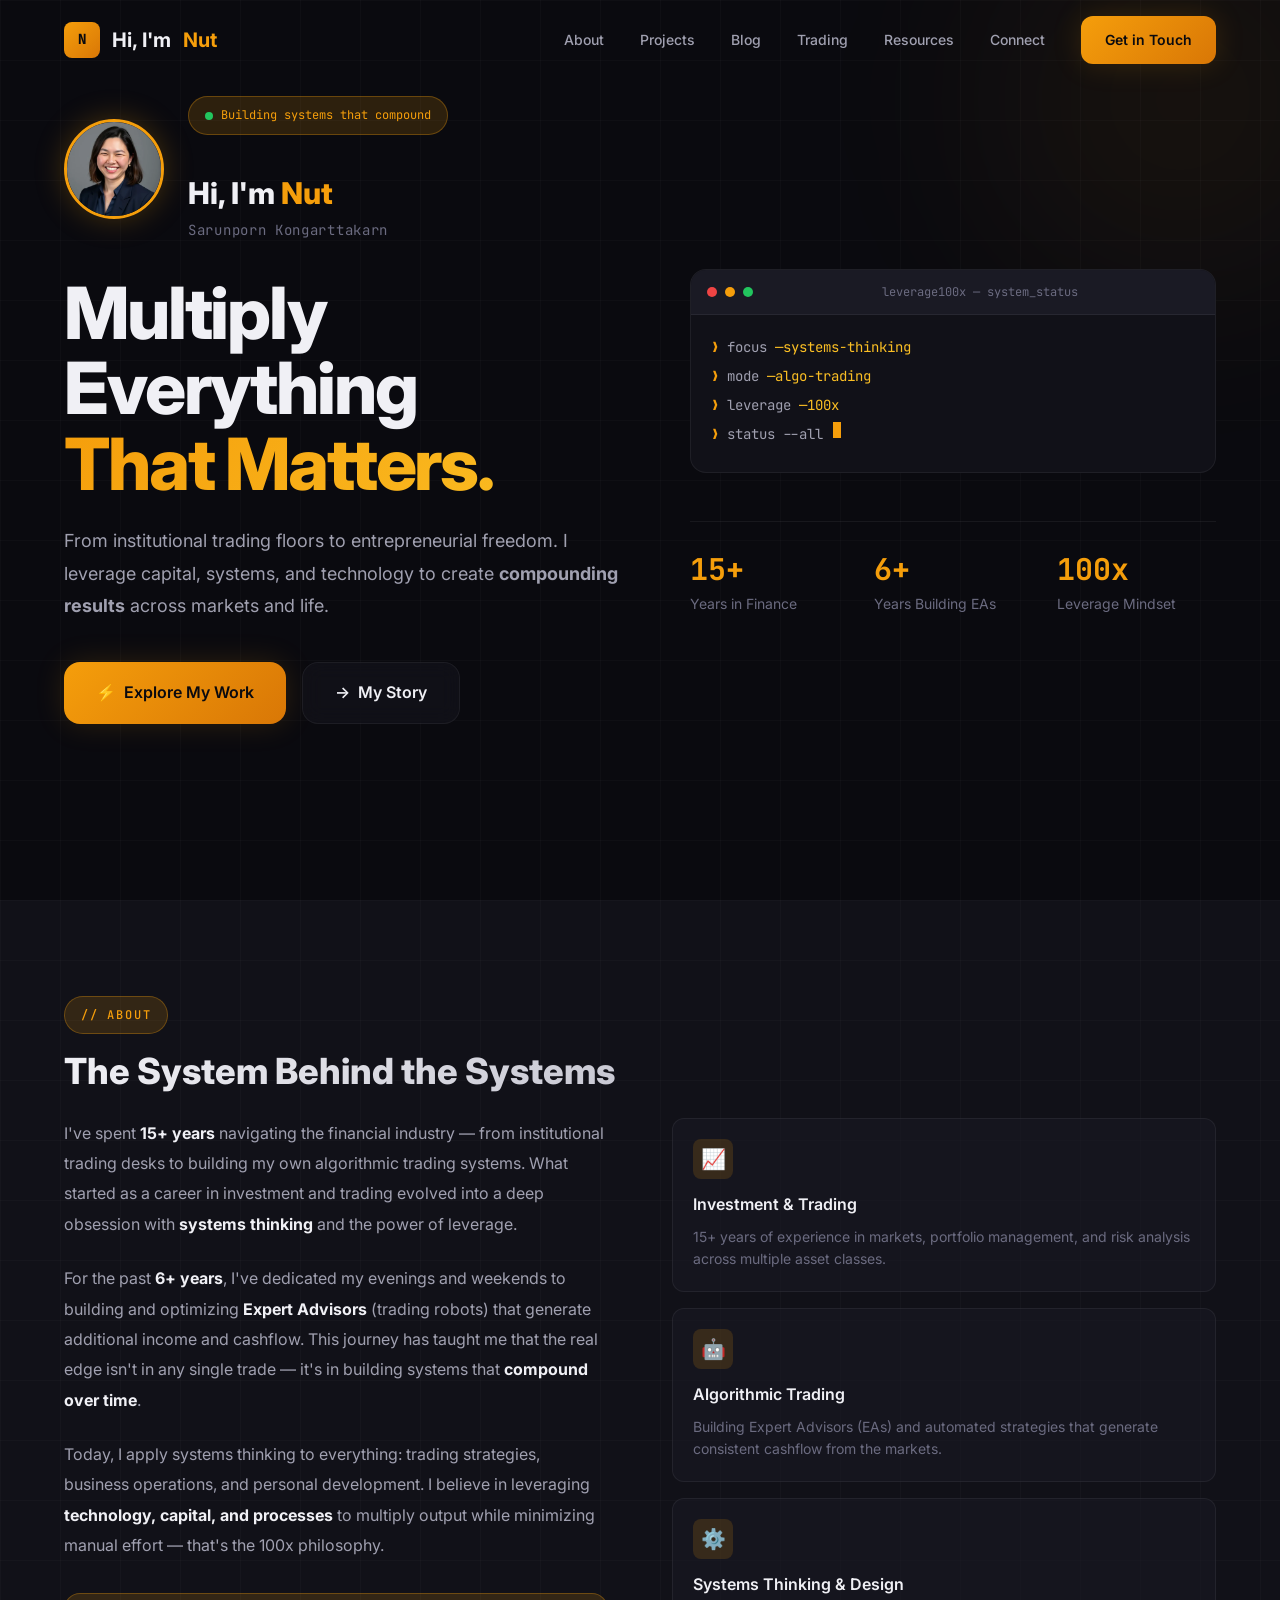
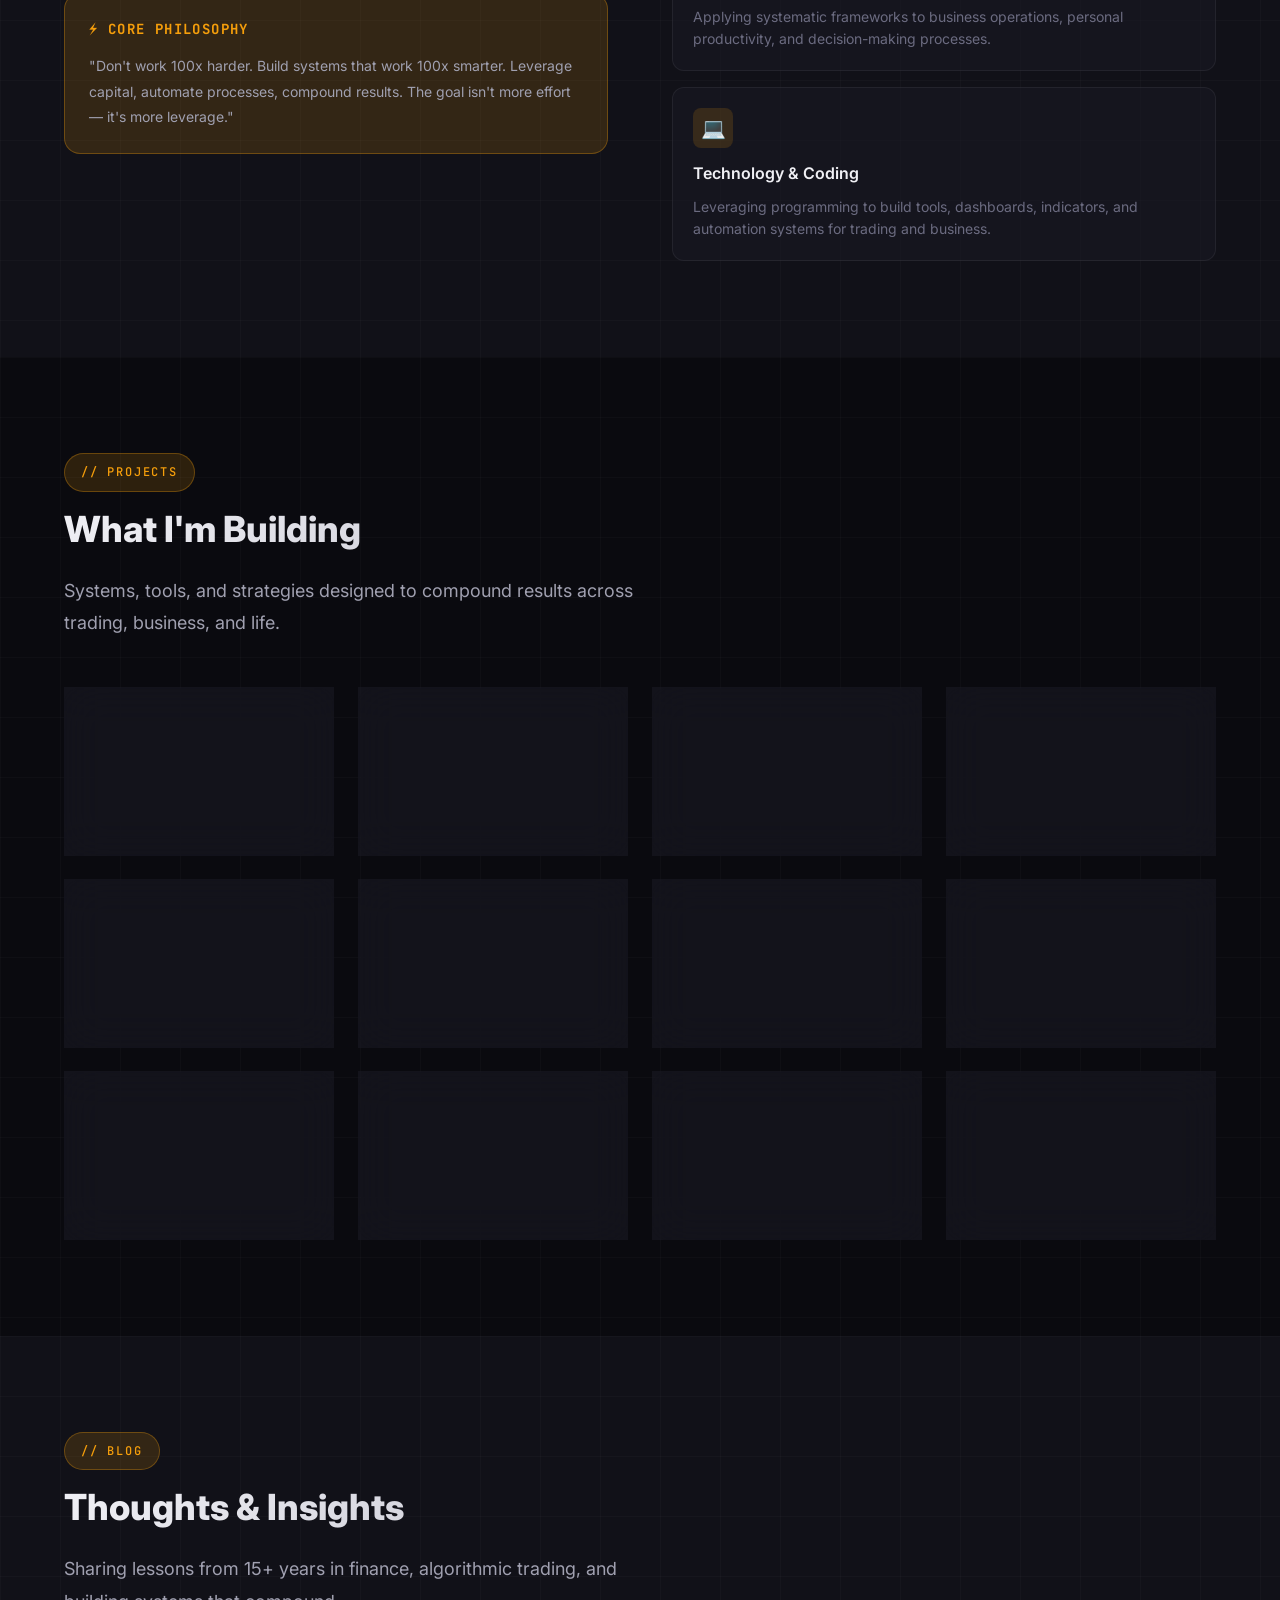
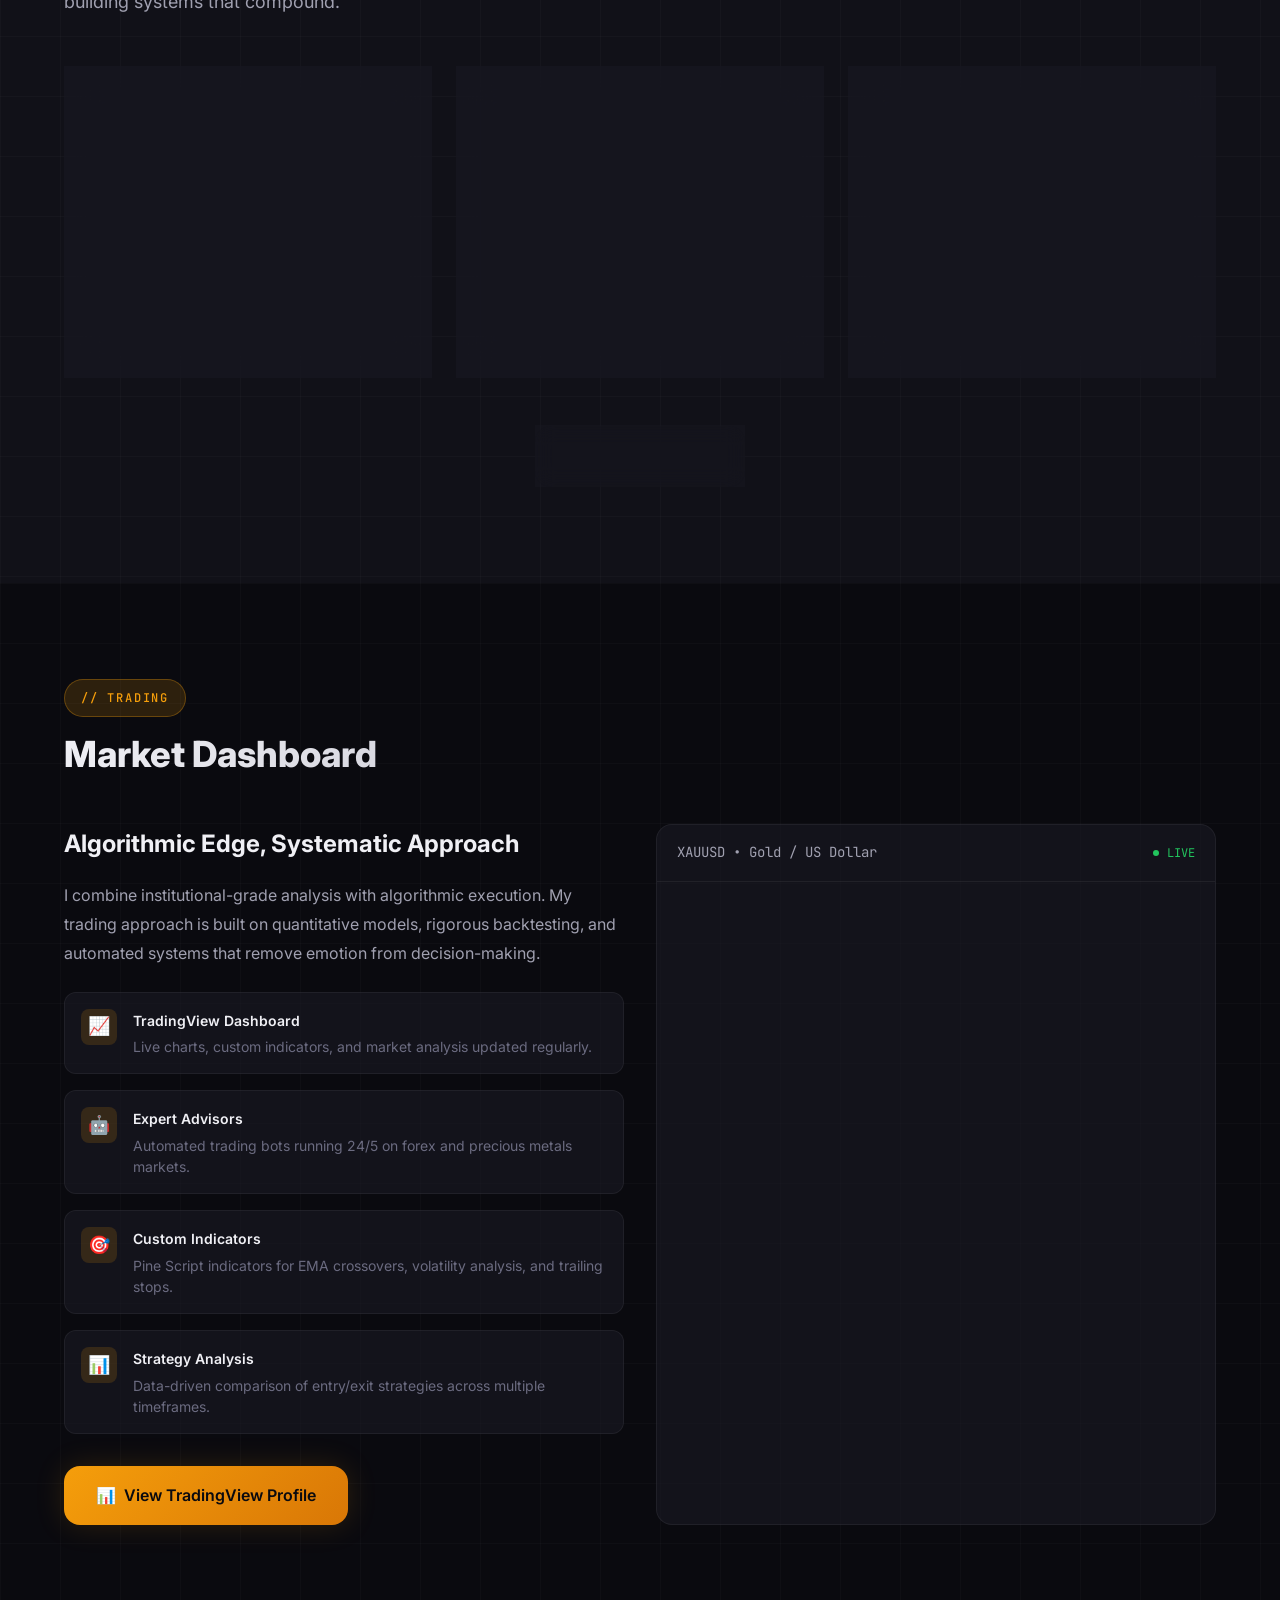
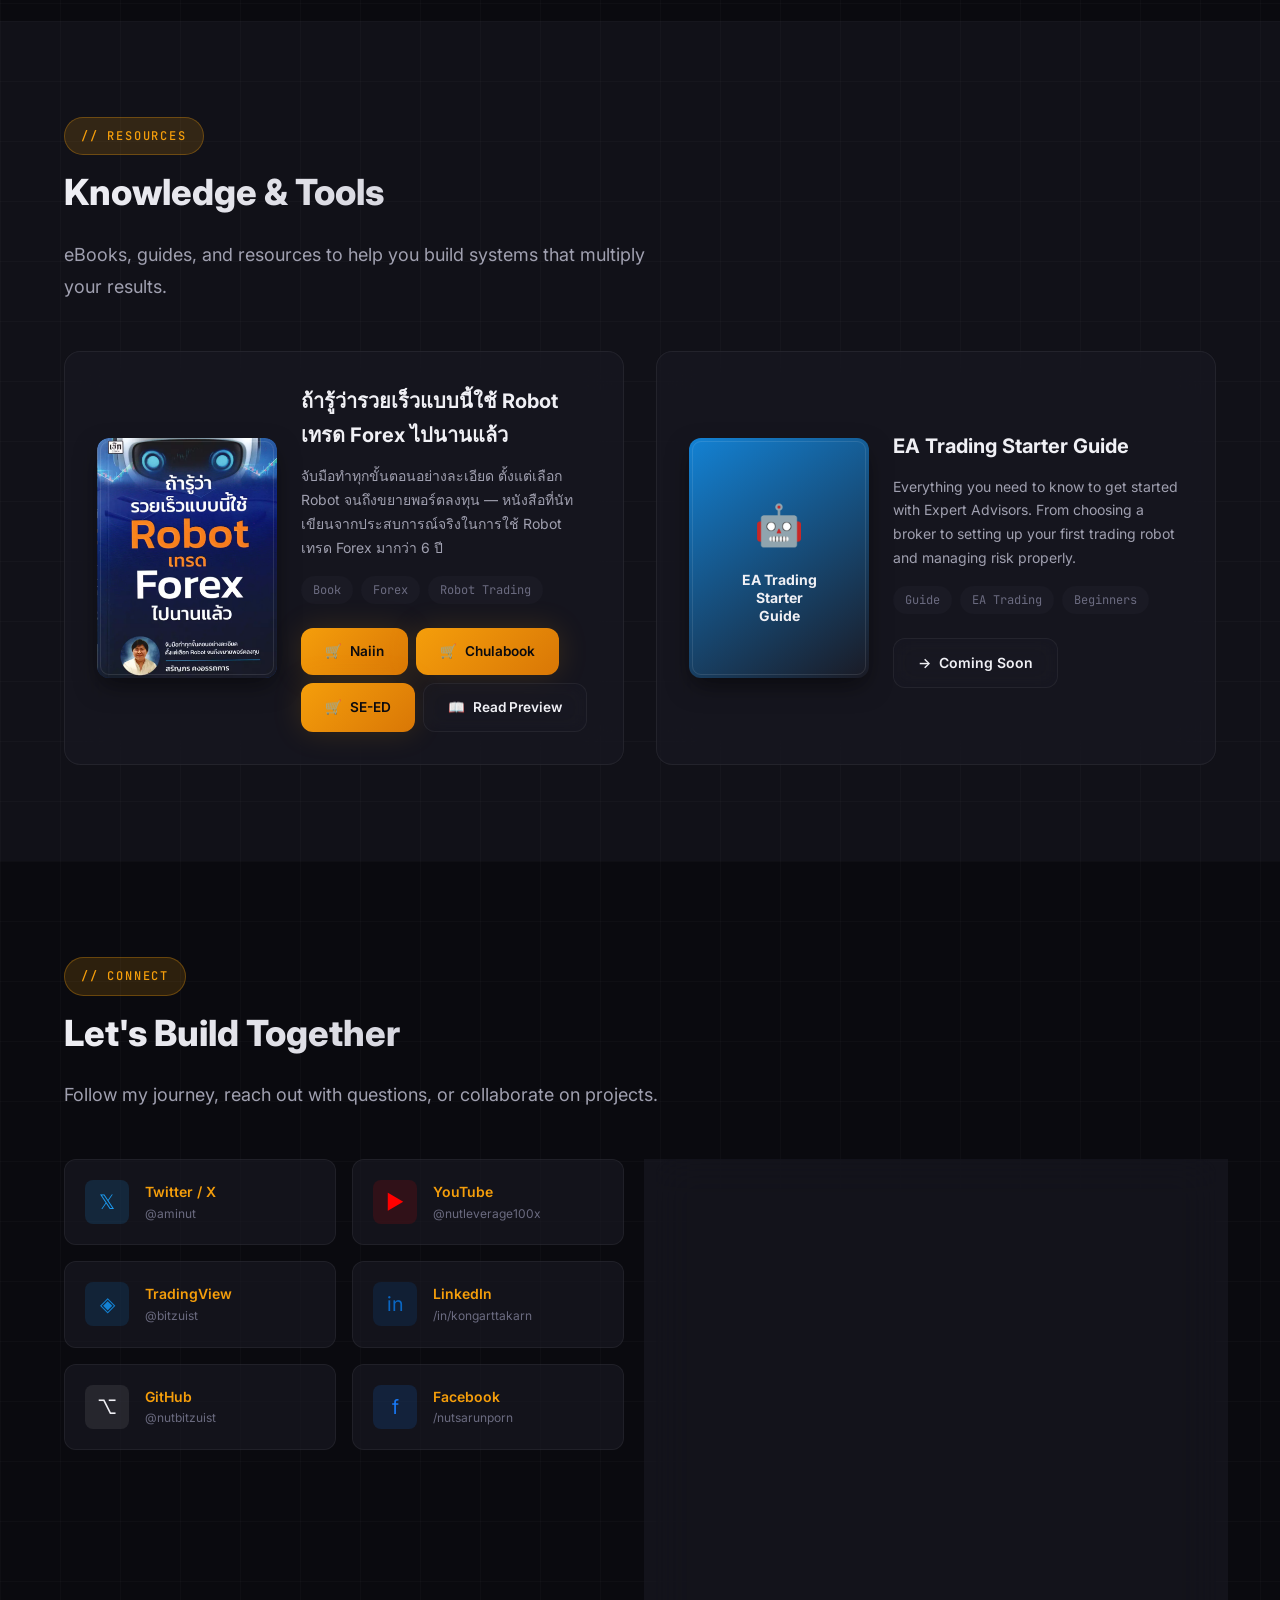
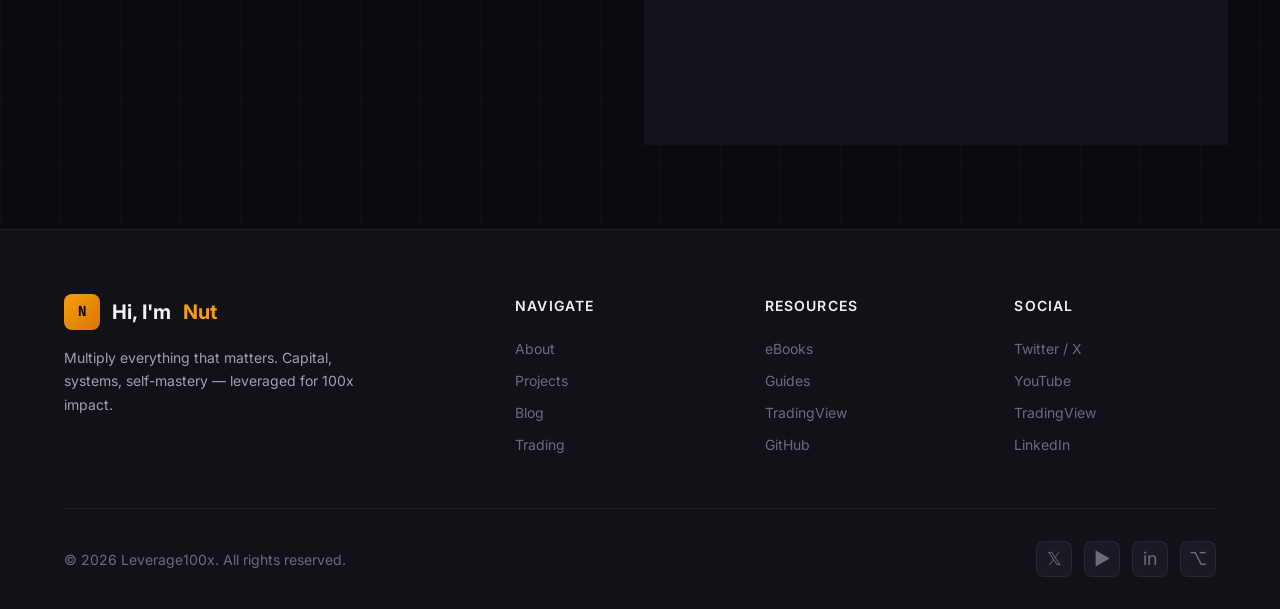
<file: index.html>
<!DOCTYPE html>
<html lang="en">

<head>
  <meta charset="UTF-8" />
  <meta name="viewport" content="width=device-width, initial-scale=1.0, maximum-scale=1" />
  <title>Nut (Sarunporn) — Leverage100x | Multiply Everything That Matters</title>
  <meta name="description"
    content="From institutional trading floors to entrepreneurial freedom. 15+ years of investment expertise, algorithmic trading systems, and Expert Advisors. Learn to leverage capital, systems, and self-mastery for 100x impact." />
  <meta name="keywords"
    content="leverage, trading, forex, expert advisor, EA, algo trading, system thinking, business systems, self-mastery, 100x growth, robot trading, automation, TradingView" />
  <meta name="author" content="Sarunporn Kongarttakarn (Nut)" />
  <meta name="robots" content="index, follow" />
  <meta name="theme-color" content="#F59E0B" />

  <!-- Open Graph -->
  <meta property="og:title" content="Leverage100x — Multiply Everything That Matters" />
  <meta property="og:description"
    content="From institutional trading floors to entrepreneurial freedom. Learn to leverage capital, systems, and self-mastery for 100x impact." />
  <meta property="og:type" content="website" />
  <meta property="og:url" content="https://leverage100x.com" />
  <meta property="og:site_name" content="Leverage100x" />

  <!-- Twitter Card -->
  <meta name="twitter:card" content="summary_large_image" />
  <meta name="twitter:title" content="Leverage100x — Multiply Everything That Matters" />
  <meta name="twitter:description"
    content="From institutional trading floors to entrepreneurial freedom. Learn to leverage capital, systems, and self-mastery for 100x impact." />

  <!-- Fonts -->
  <link rel="preconnect" href="https://fonts.googleapis.com" />
  <link rel="preconnect" href="https://fonts.gstatic.com" crossorigin />
  <link
    href="https://fonts.googleapis.com/css2?family=Inter:wght@400;500;600;700;800&family=JetBrains+Mono:wght@400;500;600;700&display=swap"
    rel="stylesheet" />

  <!-- Stylesheet -->
  <link rel="stylesheet" href="styles.css" />
</head>

<body>

  <!-- ========== NAVIGATION ========== -->
  <nav class="navbar" id="navbar">
    <div class="container">
      <a href="#" class="nav-logo">
        <span class="nav-logo-icon">N</span>
        Hi, I'm <span class="text-accent">Nut</span>
      </a>

      <div class="nav-links" id="navLinks">
        <a href="#about" class="nav-link">About</a>
        <a href="#projects" class="nav-link">Projects</a>
        <a href="#blog" class="nav-link">Blog</a>
        <a href="#trading" class="nav-link">Trading</a>
        <a href="#resources" class="nav-link">Resources</a>
        <a href="#connect" class="nav-link">Connect</a>
        <a href="#connect" class="btn btn-primary nav-cta">Get in Touch</a>
      </div>

      <button class="nav-toggle" id="navToggle" aria-label="Toggle navigation">
        <span></span>
        <span></span>
        <span></span>
      </button>
    </div>
  </nav>

  <!-- ========== HERO SECTION ========== -->
  <section class="hero section" id="hero">
    <div class="bg-grid"></div>
    <div class="bg-gradient-radial"></div>

    <div class="container">
      <div class="hero-content">
        <div class="hero-text-column">
          <div class="hero-intro">
          <div class="hero-avatar">
            <img src="profile.webp" alt="Nut — Sarunporn Kongarttakarn" />
          </div>
          <div class="hero-name-block">
            <div class="hero-badge">
              <span class="pulse"></span>
              Building systems that compound
            </div>
            <h2 class="hero-name">Hi, I'm <span class="text-accent">Nut</span></h2>
            <p class="hero-fullname text-mono">Sarunporn Kongarttakarn</p>
          </div>
        </div>

        <h1 class="hero-title">
          <span class="line">Multiply</span>
          <span class="line">Everything</span>
          <span class="line gradient-text">That Matters.</span>
        </h1>

        <p class="hero-subtitle">
          From institutional trading floors to entrepreneurial freedom.
          I leverage capital, systems, and technology to create
          <strong>compounding results</strong> across markets and life.
        </p>

        <div class="hero-actions">
          <a href="#projects" class="btn btn-primary btn-lg">
            <span>⚡</span> Explore My Work
          </a>
          <a href="#about" class="btn btn-secondary btn-lg">
            <span>→</span> My Story
          </a>
        </div>
        </div>

        <div class="hero-visual-column">
        <!-- Terminal -->
        <div class="hero-terminal reveal">
          <div class="terminal-header">
            <span class="terminal-dot red"></span>
            <span class="terminal-dot yellow"></span>
            <span class="terminal-dot green"></span>
            <span class="terminal-title">leverage100x — system_status</span>
          </div>
          <div class="terminal-body">
            <div class="terminal-line">
              <span class="terminal-prompt">❯</span>
              <span class="terminal-text">focus <span class="highlight">—systems-thinking</span></span>
            </div>
            <div class="terminal-line">
              <span class="terminal-prompt">❯</span>
              <span class="terminal-text">mode <span class="highlight">—algo-trading</span></span>
            </div>
            <div class="terminal-line">
              <span class="terminal-prompt">❯</span>
              <span class="terminal-text">leverage <span class="highlight">—100x</span></span>
            </div>
            <div class="terminal-line">
              <span class="terminal-prompt">❯</span>
              <span class="terminal-text" id="typingText"></span><span class="terminal-cursor"></span>
            </div>
          </div>
        </div>

        <!-- Stats -->
        <div class="hero-stats reveal reveal-delay-2">
          <div>
            <div class="hero-stat-value">15+</div>
            <div class="hero-stat-label">Years in Finance</div>
          </div>
          <div>
            <div class="hero-stat-value">6+</div>
            <div class="hero-stat-label">Years Building EAs</div>
          </div>
          <div>
            <div class="hero-stat-value">100x</div>
            <div class="hero-stat-label">Leverage Mindset</div>
          </div>
        </div>
        </div>
      </div>
    </div>
  </section>

  <!-- ========== ABOUT SECTION ========== -->
  <section class="about section" id="about">
    <div class="bg-grid"></div>
    <div class="container">
      <div class="reveal">
        <span class="section-label">// About</span>
        <h2 class="section-title">The System Behind the Systems</h2>
      </div>

      <div class="about-grid">
        <div class="about-text reveal">
          <p>
            I've spent <strong>15+ years</strong> navigating the financial industry — from institutional trading
            desks to building my own algorithmic trading systems. What started as a career in investment and
            trading evolved into a deep obsession with <strong>systems thinking</strong> and the power of leverage.
          </p>
          <p>
            For the past <strong>6+ years</strong>, I've dedicated my evenings and weekends to building and
            optimizing <strong>Expert Advisors</strong> (trading robots) that generate additional income and
            cashflow. This journey has taught me that the real edge isn't in any single trade — it's in
            building systems that <strong>compound over time</strong>.
          </p>
          <p>
            Today, I apply systems thinking to everything: trading strategies, business operations, and
            personal development. I believe in leveraging <strong>technology, capital, and processes</strong>
            to multiply output while minimizing manual effort — that's the 100x philosophy.
          </p>

          <div class="about-philosophy">
            <h3>⚡ Core Philosophy</h3>
            <p>
              "Don't work 100x harder. Build systems that work 100x smarter.
              Leverage capital, automate processes, compound results.
              The goal isn't more effort — it's more leverage."
            </p>
          </div>
        </div>

        <div class="about-skills reveal reveal-delay-2">
          <div class="skill-card">
            <div class="skill-card-icon">📈</div>
            <h3>Investment & Trading</h3>
            <p>15+ years of experience in markets, portfolio management, and risk analysis across multiple asset
              classes.</p>
          </div>
          <div class="skill-card">
            <div class="skill-card-icon">🤖</div>
            <h3>Algorithmic Trading</h3>
            <p>Building Expert Advisors (EAs) and automated strategies that generate consistent cashflow from the
              markets.</p>
          </div>
          <div class="skill-card">
            <div class="skill-card-icon">⚙️</div>
            <h3>Systems Thinking & Design</h3>
            <p>Applying systematic frameworks to business operations, personal productivity, and decision-making
              processes.</p>
          </div>
          <div class="skill-card">
            <div class="skill-card-icon">💻</div>
            <h3>Technology & Coding</h3>
            <p>Leveraging programming to build tools, dashboards, indicators, and automation systems for trading and
              business.</p>
          </div>
        </div>
      </div>
    </div>
  </section>

  <!-- ========== PROJECTS SECTION ========== -->
  <section class="section" id="projects">
    <div class="bg-grid"></div>
    <div class="container">
      <div class="reveal">
        <span class="section-label">// Projects</span>
        <h2 class="section-title">What I'm Building</h2>
        <p class="section-subtitle">Systems, tools, and strategies designed to compound results across trading,
          business, and life.</p>
      </div>

      <div class="projects-grid" style="margin-top: var(--space-12);">
        <div class="card project-card reveal">
          <div class="project-card-body" style="padding: var(--space-5); height: 100%; display: flex; flex-direction: column;">
            <h3 class="project-card-title" style="margin-bottom: var(--space-2); font-size: var(--fs-lg);">FinDash OS</h3>
            <p class="project-card-desc" style="flex-grow: 1; font-size: var(--fs-sm); color: var(--text-secondary); margin-bottom: var(--space-4);">Personal Finance Dashboard</p>
            <div class="project-card-links text-accent" style="font-size: var(--fs-sm); font-weight: 500;">
              <a href="http://findashos.com/" target="_blank" rel="noopener">Visit App →</a>
            </div>
          </div>
        </div>

        <div class="card project-card reveal">
          <div class="project-card-body" style="padding: var(--space-5); height: 100%; display: flex; flex-direction: column;">
            <h3 class="project-card-title" style="margin-bottom: var(--space-2); font-size: var(--fs-lg);">MT4 dashboard</h3>
            <p class="project-card-desc" style="flex-grow: 1; font-size: var(--fs-sm); color: var(--text-secondary); margin-bottom: var(--space-4);">Portfolio of MT4 and MT5 accounts</p>
            <div class="project-card-links text-accent" style="font-size: var(--fs-sm); font-weight: 500;">
              <a href="https://mtports.myalgostack.com/" target="_blank" rel="noopener">Visit App →</a>
            </div>
          </div>
        </div>

        <div class="card project-card reveal">
          <div class="project-card-body" style="padding: var(--space-5); height: 100%; display: flex; flex-direction: column;">
            <h3 class="project-card-title" style="margin-bottom: var(--space-2); font-size: var(--fs-lg);">Trade analysis</h3>
            <p class="project-card-desc" style="flex-grow: 1; font-size: var(--fs-sm); color: var(--text-secondary); margin-bottom: var(--space-4);">Analyze manually trading on MT4 portfolio</p>
            <div class="project-card-links text-accent" style="font-size: var(--fs-sm); font-weight: 500;">
              <a href="https://tradeanalysis.up.railway.app/" target="_blank" rel="noopener">Visit App →</a>
            </div>
          </div>
        </div>

        <div class="card project-card reveal">
          <div class="project-card-body" style="padding: var(--space-5); height: 100%; display: flex; flex-direction: column;">
            <h3 class="project-card-title" style="margin-bottom: var(--space-2); font-size: var(--fs-lg);">Nut quant</h3>
            <p class="project-card-desc" style="flex-grow: 1; font-size: var(--fs-sm); color: var(--text-secondary); margin-bottom: var(--space-4);">Quant projects to scan Thai and U.S. stocks</p>
            <div class="project-card-links text-accent" style="font-size: var(--fs-sm); font-weight: 500;">
              <a href="https://quant.myalgostack.com/" target="_blank" rel="noopener">Visit App →</a>
            </div>
          </div>
        </div>

        <div class="card project-card reveal">
          <div class="project-card-body" style="padding: var(--space-5); height: 100%; display: flex; flex-direction: column;">
            <h3 class="project-card-title" style="margin-bottom: var(--space-2); font-size: var(--fs-lg);">Trading signal bridge</h3>
            <p class="project-card-desc" style="flex-grow: 1; font-size: var(--fs-sm); color: var(--text-secondary); margin-bottom: var(--space-4);">TradingView signal to trade on MT4 and MT5 account</p>
            <div class="project-card-links text-accent" style="font-size: var(--fs-sm); font-weight: 500;">
              <a href="https://signal.myalgostack.com/" target="_blank" rel="noopener">Visit App →</a>
            </div>
          </div>
        </div>

        <div class="card project-card reveal">
          <div class="project-card-body" style="padding: var(--space-5); height: 100%; display: flex; flex-direction: column;">
            <h3 class="project-card-title" style="margin-bottom: var(--space-2); font-size: var(--fs-lg);">MyAlgoStack</h3>
            <p class="project-card-desc" style="flex-grow: 1; font-size: var(--fs-sm); color: var(--text-secondary); margin-bottom: var(--space-4);">EA is for MT4 and MT5 license</p>
            <div class="project-card-links text-accent" style="font-size: var(--fs-sm); font-weight: 500;">
              <a href="https://myalgostack.com/" target="_blank" rel="noopener">Visit App →</a>
            </div>
          </div>
        </div>

        <div class="card project-card reveal">
          <div class="project-card-body" style="padding: var(--space-5); height: 100%; display: flex; flex-direction: column;">
            <h3 class="project-card-title" style="margin-bottom: var(--space-2); font-size: var(--fs-lg);">Automated trading...</h3>
            <p class="project-card-desc" style="flex-grow: 1; font-size: var(--fs-sm); color: var(--text-secondary); margin-bottom: var(--space-4);">TradingView signal to trade on IBKR account</p>
            <div class="project-card-links text-accent" style="font-size: var(--fs-sm); font-weight: 500;">
              <a href="https://trading-system-ibkr.vercel.app/" target="_blank" rel="noopener">Visit App →</a>
            </div>
          </div>
        </div>

        <div class="card project-card reveal">
          <div class="project-card-body" style="padding: var(--space-5); height: 100%; display: flex; flex-direction: column;">
            <h3 class="project-card-title" style="margin-bottom: var(--space-2); font-size: var(--fs-lg);">DR website</h3>
            <p class="project-card-desc" style="flex-grow: 1; font-size: var(--fs-sm); color: var(--text-secondary); margin-bottom: var(--space-4);">Thai DR info</p>
            <div class="project-card-links text-accent" style="font-size: var(--fs-sm); font-weight: 500;">
              <a href="http://dr.myalgostack.com/" target="_blank" rel="noopener">Visit App →</a>
            </div>
          </div>
        </div>

        <div class="card project-card reveal">
          <div class="project-card-body" style="padding: var(--space-5); height: 100%; display: flex; flex-direction: column;">
            <h3 class="project-card-title" style="margin-bottom: var(--space-2); font-size: var(--fs-lg);">US stock website</h3>
            <p class="project-card-desc" style="flex-grow: 1; font-size: var(--fs-sm); color: var(--text-secondary); margin-bottom: var(--space-4);">US listed companies data for Thai</p>
            <div class="project-card-links text-accent" style="font-size: var(--fs-sm); font-weight: 500;">
              <a href="https://bulltiq.com/" target="_blank" rel="noopener">Visit App →</a>
            </div>
          </div>
        </div>


        <div class="card project-card reveal">
          <div class="project-card-body" style="padding: var(--space-5); height: 100%; display: flex; flex-direction: column;">
            <h3 class="project-card-title" style="margin-bottom: var(--space-2); font-size: var(--fs-lg);">AdPilot</h3>
            <p class="project-card-desc" style="flex-grow: 1; font-size: var(--fs-sm); color: var(--text-secondary); margin-bottom: var(--space-4);">Facebook ads creation dashboard</p>
            <div class="project-card-links text-accent" style="font-size: var(--fs-sm); font-weight: 500;">
              <a href="https://adpilot-alpha.vercel.app" target="_blank" rel="noopener">Visit App →</a>
            </div>
          </div>
        </div>

        <div class="card project-card reveal">
          <div class="project-card-body" style="padding: var(--space-5); height: 100%; display: flex; flex-direction: column;">
            <h3 class="project-card-title" style="margin-bottom: var(--space-2); font-size: var(--fs-lg);">FX dashboard</h3>
            <p class="project-card-desc" style="flex-grow: 1; font-size: var(--fs-sm); color: var(--text-secondary); margin-bottom: var(--space-4);">FX trading management dashboard</p>
            <div class="project-card-links text-accent" style="font-size: var(--fs-sm); font-weight: 500;">
              <a href="https://trading-dashboard-nine-phi.vercel.app/" target="_blank" rel="noopener">Visit App →</a>
            </div>
          </div>
        </div>



        <div class="card project-card reveal">
          <div class="project-card-body" style="padding: var(--space-5); height: 100%; display: flex; flex-direction: column;">
            <h3 class="project-card-title" style="margin-bottom: var(--space-2); font-size: var(--fs-lg);">Should I Be Trading?</h3>
            <p class="project-card-desc" style="flex-grow: 1; font-size: var(--fs-sm); color: var(--text-secondary); margin-bottom: var(--space-4);">Market Quality Terminal for US & Thai markets</p>
            <div class="project-card-links text-accent" style="font-size: var(--fs-sm); font-weight: 500;">
              <a href="https://should-i-be-trading-ivory.vercel.app/" target="_blank" rel="noopener">Visit App →</a>
            </div>
          </div>
        </div>
      </div>
    </div>
  </section>

  <!-- ========== BLOG SECTION ========== -->
  <section class="blog section" id="blog">
    <div class="bg-grid"></div>
    <div class="container">
      <div class="reveal">
        <span class="section-label">// Blog</span>
        <h2 class="section-title">Thoughts & Insights</h2>
        <p class="section-subtitle">Sharing lessons from 15+ years in finance, algorithmic trading, and building systems
          that compound.</p>
      </div>

      <div class="blog-grid" style="margin-top: var(--space-12);">
        <!-- Blog Post 1 -->
        <div class="card blog-card reveal reveal-delay-1">
          <div class="blog-card-body">
            <div class="blog-card-meta">
              <span class="blog-card-date">Mar 10, 2026</span>
              <span class="blog-card-category">Systems Thinking</span>
            </div>
            <h3 class="blog-card-title">Why I Think in Systems, Not Goals</h3>
            <p class="blog-card-excerpt">
              Goals give you direction. But systems give you results. After 15 years in markets, I learned that the
              process always beats the target. Here's how I redesigned my entire approach to work and life.
            </p>
            <a href="blog/systems-not-goals.html" class="blog-card-link">Read Article →</a>
          </div>
        </div>

        <!-- Blog Post 2 -->
        <div class="card blog-card reveal reveal-delay-2">
          <div class="blog-card-body">
            <div class="blog-card-meta">
              <span class="blog-card-date">Feb 24, 2026</span>
              <span class="blog-card-category">Algo Trading</span>
            </div>
            <h3 class="blog-card-title">The Reality of Running Expert Advisors for 6 Years</h3>
            <p class="blog-card-excerpt">
              Most people focus on backtesting results. But real-world EA trading is a different beast. Here's what I've
              learned about drawdowns, expectations, and the mindset needed to survive.
            </p>
            <a href="blog/running-expert-advisors-6-years.html" class="blog-card-link">Read Article →</a>
          </div>
        </div>

        <!-- Blog Post 3 -->
        <div class="card blog-card reveal reveal-delay-3">
          <div class="blog-card-body">
            <div class="blog-card-meta">
              <span class="blog-card-date">Feb 08, 2026</span>
              <span class="blog-card-category">Trading</span>
            </div>
            <h3 class="blog-card-title">Trailing Stops: ATR vs Percentage vs Chandelier Exit</h3>
            <p class="blog-card-excerpt">
              A deep-dive analysis comparing three trailing stop strategies on XAUUSD EMA crossover systems. Data-driven
              insights on which method maximizes risk-adjusted returns.
            </p>
            <a href="blog/trailing-stops-comparison.html" class="blog-card-link">Read Article →</a>
          </div>
        </div>
      </div>

      <div class="blog-more reveal">
        <a href="blog/index.html" class="btn btn-secondary btn-lg">View All Articles →</a>
      </div>
    </div>
  </section>

  <!-- ========== TRADING SECTION ========== -->
  <section class="section" id="trading">
    <div class="bg-grid"></div>
    <div class="container">
      <div class="reveal">
        <span class="section-label">// Trading</span>
        <h2 class="section-title">Market Dashboard</h2>
      </div>

      <div class="trading-content" style="margin-top: var(--space-12);">
        <div class="trading-info reveal">
          <h3>Algorithmic Edge, Systematic Approach</h3>
          <p>
            I combine institutional-grade analysis with algorithmic execution. My trading approach
            is built on quantitative models, rigorous backtesting, and automated systems that remove
            emotion from decision-making.
          </p>

          <div class="trading-features">
            <div class="trading-feature">
              <div class="trading-feature-icon">📈</div>
              <div>
                <h4>TradingView Dashboard</h4>
                <p>Live charts, custom indicators, and market analysis updated regularly.</p>
              </div>
            </div>
            <div class="trading-feature">
              <div class="trading-feature-icon">🤖</div>
              <div>
                <h4>Expert Advisors</h4>
                <p>Automated trading bots running 24/5 on forex and precious metals markets.</p>
              </div>
            </div>
            <div class="trading-feature">
              <div class="trading-feature-icon">🎯</div>
              <div>
                <h4>Custom Indicators</h4>
                <p>Pine Script indicators for EMA crossovers, volatility analysis, and trailing stops.</p>
              </div>
            </div>
            <div class="trading-feature">
              <div class="trading-feature-icon">📊</div>
              <div>
                <h4>Strategy Analysis</h4>
                <p>Data-driven comparison of entry/exit strategies across multiple timeframes.</p>
              </div>
            </div>
          </div>

          <a href="https://www.tradingview.com/u/bitzuist/#published-scripts" class="btn btn-primary btn-lg"
            target="_blank" rel="noopener">
            <span>📊</span> View TradingView Profile
          </a>
        </div>

        <!-- TradingView Widget -->
        <div class="trading-widget reveal reveal-delay-2">
          <div class="trading-widget-header">
            <span class="trading-widget-title">XAUUSD • Gold / US Dollar</span>
            <span class="trading-widget-live">LIVE</span>
          </div>
          <!-- TradingView Widget BEGIN -->
          <div class="tradingview-widget-container">
            <iframe
              src="https://s.tradingview.com/widgetembed/?frameElementId=tradingview_chart&symbol=OANDA%3AXAUUSD&interval=D&hidesidetoolbar=1&symboledit=1&saveimage=0&toolbarbg=0a0a0f&studies=%5B%5D&theme=dark&style=1&timezone=Etc%2FUTC&withdateranges=1&showpopupbutton=0&overrides=%7B%22paneProperties.background%22%3A%22%230a0a0f%22%2C%22paneProperties.backgroundType%22%3A%22solid%22%7D"
              style="width: 100%; height: 420px;" frameborder="0" allowtransparency="true" scrolling="no"
              title="TradingView Chart">
            </iframe>
          </div>
          <!-- TradingView Widget END -->
        </div>
      </div>
    </div>
  </section>

  <!-- ========== RESOURCES SECTION ========== -->
  <section class="resources section" id="resources">
    <div class="bg-grid"></div>
    <div class="container">
      <div class="reveal">
        <span class="section-label">// Resources</span>
        <h2 class="section-title">Knowledge & Tools</h2>
        <p class="section-subtitle">eBooks, guides, and resources to help you build systems that multiply your results.
        </p>
      </div>

      <div class="resources-grid" style="margin-top: var(--space-12);">
        <!-- Resource 1: My Book -->
        <div class="card resource-card reveal reveal-delay-1">
          <div class="resource-cover" style="background: linear-gradient(145deg, #0c1a3a 0%, #1a2d5a 100%); padding: 0; overflow: hidden;">
            <img src="book-cover.png" alt="ถ้ารู้ว่ารวยเร็วแบบนี้ใช้ Robot เทรด Forex ไปนานแล้ว" style="width: 100%; height: 100%; object-fit: cover;" />
          </div>
          <div class="resource-info">
            <h3>ถ้ารู้ว่ารวยเร็วแบบนี้ใช้ Robot เทรด Forex ไปนานแล้ว</h3>
            <p>
              จับมือทำทุกขั้นตอนอย่างละเอียด ตั้งแต่เลือก Robot จนถึงขยายพอร์ตลงทุน — หนังสือที่นัทเขียนจากประสบการณ์จริงในการใช้ Robot เทรด Forex มากว่า 6 ปี
            </p>
            <div class="resource-tags">
              <span class="tech-tag">Book</span>
              <span class="tech-tag">Forex</span>
              <span class="tech-tag">Robot Trading</span>
            </div>
            <div style="display: flex; flex-wrap: wrap; gap: 8px;">
              <a href="https://www.naiin.com/product/detail/628964" class="btn btn-primary" target="_blank" rel="noopener" style="font-size: 0.85rem;">
                <span>🛒</span> Naiin
              </a>
              <a href="https://www.chulabook.com/business-economics/211837" class="btn btn-primary" target="_blank" rel="noopener" style="font-size: 0.85rem;">
                <span>🛒</span> Chulabook
              </a>
              <a href="https://www.se-ed.com/physical/%E0%B8%96%E0%B9%89%E0%B8%B2%E0%B8%A3%E0%B8%B9%E0%B9%89%E0%B8%A7%E0%B9%88%E0%B8%B2%E0%B8%A3%E0%B8%A7%E0%B8%A2%E0%B9%80%E0%B8%A3%E0%B9%87%E0%B8%A7%E0%B9%81%E0%B8%9A%E0%B8%9A%E0%B8%99%E0%B8%B5%E0%B9%89%E0%B9%83%E0%B8%8A%E0%B9%89-Robot-%E0%B9%80%E0%B8%97%E0%B8%A3%E0%B8%94-Forex-%E0%B9%84%E0%B8%9B%E0%B8%99%E0%B8%B2%E0%B8%99%E0%B9%81%E0%B8%A5%E0%B9%89%E0%B8%A7--j7mcvitk62w4a4zf6w2z" class="btn btn-primary" target="_blank" rel="noopener" style="font-size: 0.85rem;">
                <span>🛒</span> SE-ED
              </a>
              <a href="https://bundanjai-static.reeeed.com/book/cm6noaszr6v2l078917hmgs2v/preview/5522840379054PDF.pdf" class="btn btn-secondary" target="_blank" rel="noopener" style="font-size: 0.85rem;">
                <span>📖</span> Read Preview
              </a>
            </div>
          </div>
        </div>

        <!-- Resource 2: Guide -->
        <div class="card resource-card reveal reveal-delay-2">
          <div class="resource-cover" style="background: linear-gradient(145deg, #1382d4 0%, var(--bg-tertiary) 100%);">
            <div class="resource-cover-text">
              <div class="icon">🤖</div>
              <h4>EA Trading<br />Starter<br />Guide</h4>
            </div>
          </div>
          <div class="resource-info">
            <h3>EA Trading Starter Guide</h3>
            <p>
              Everything you need to know to get started with Expert Advisors. From choosing a broker to setting up your
              first trading robot and managing risk properly.
            </p>
            <div class="resource-tags">
              <span class="tech-tag">Guide</span>
              <span class="tech-tag">EA Trading</span>
              <span class="tech-tag">Beginners</span>
            </div>
            <a href="#" class="btn btn-secondary">
              <span>→</span> Coming Soon
            </a>
          </div>
        </div>
      </div>
    </div>
  </section>

  <!-- ========== CONNECT SECTION ========== -->
  <section class="section" id="connect">
    <div class="bg-grid"></div>
    <div class="container">
      <div class="reveal">
        <span class="section-label">// Connect</span>
        <h2 class="section-title">Let's Build Together</h2>
        <p class="section-subtitle">Follow my journey, reach out with questions, or collaborate on projects.</p>
      </div>

      <div class="connect-grid" style="margin-top: var(--space-12);">
        <!-- Social Links -->
        <div class="reveal">
          <div class="social-links">
            <a href="https://x.com/aminut" class="social-card" target="_blank" rel="noopener" aria-label="Twitter / X">
              <div class="social-card-icon twitter">𝕏</div>
              <div class="social-card-info">
                <h4>Twitter / X</h4>
                <p>@aminut</p>
              </div>
            </a>

            <a href="https://www.youtube.com/@nutleverage100x" class="social-card" target="_blank" rel="noopener"
              aria-label="YouTube">
              <div class="social-card-icon youtube">▶</div>
              <div class="social-card-info">
                <h4>YouTube</h4>
                <p>@nutleverage100x</p>
              </div>
            </a>

            <a href="https://www.tradingview.com/u/bitzuist/#published-scripts" class="social-card" target="_blank"
              rel="noopener" aria-label="TradingView">
              <div class="social-card-icon tradingview">◈</div>
              <div class="social-card-info">
                <h4>TradingView</h4>
                <p>@bitzuist</p>
              </div>
            </a>

            <a href="https://www.linkedin.com/in/kongarttakarn/" class="social-card" target="_blank" rel="noopener"
              aria-label="LinkedIn">
              <div class="social-card-icon linkedin">in</div>
              <div class="social-card-info">
                <h4>LinkedIn</h4>
                <p>/in/kongarttakarn</p>
              </div>
            </a>

            <a href="https://github.com/nutbitzuist" class="social-card" target="_blank" rel="noopener"
              aria-label="GitHub">
              <div class="social-card-icon github">⌥</div>
              <div class="social-card-info">
                <h4>GitHub</h4>
                <p>@nutbitzuist</p>
              </div>
            </a>

            <a href="https://web.facebook.com/nutsarunporn/" class="social-card" target="_blank" rel="noopener"
              aria-label="Facebook">
              <div class="social-card-icon facebook">f</div>
              <div class="social-card-info">
                <h4>Facebook</h4>
                <p>/nutsarunporn</p>
              </div>
            </a>
          </div>
        </div>

        <!-- Contact Form -->
        <div class="reveal reveal-delay-2">
          <div class="connect-form">
            <h3>Send a Message</h3>
            <p class="form-subtitle">Have a question, idea, or collaboration in mind? Drop me a line.</p>

            <form id="contactForm" action="https://formsubmit.co/email.nutty@gmail.com" method="POST">
              <input type="hidden" name="_captcha" value="false">
              <input type="hidden" name="_next" value="https://nut.leverage100x.com">
              <div class="form-group">
                <label class="form-label" for="name">Name</label>
                <input type="text" id="name" name="name" class="form-input" placeholder="Your name" required />
              </div>
              <div class="form-group">
                <label class="form-label" for="email">Email</label>
                <input type="email" id="email" name="email" class="form-input" placeholder="you@example.com" required />
              </div>
              <div class="form-group">
                <label class="form-label" for="message">Message</label>
                <textarea id="message" name="message" class="form-textarea" placeholder="What's on your mind?" required></textarea>
              </div>
              <button type="submit" class="btn btn-primary btn-lg form-submit">
                <span>✉</span> Send Message
              </button>
            </form>
          </div>
        </div>
      </div>
    </div>
  </section>

  <!-- ========== FOOTER ========== -->
  <footer class="footer">
    <div class="container">
      <div class="footer-grid">
        <div class="footer-brand">
          <a href="#" class="nav-logo">
            <span class="nav-logo-icon">N</span>
            Hi, I'm <span class="text-accent">Nut</span>
          </a>
          <p>Multiply everything that matters. Capital, systems, self-mastery — leveraged for 100x impact.</p>
        </div>

        <div class="footer-column">
          <h4>Navigate</h4>
          <a href="#about">About</a>
          <a href="#projects">Projects</a>
          <a href="#blog">Blog</a>
          <a href="#trading">Trading</a>
        </div>

        <div class="footer-column">
          <h4>Resources</h4>
          <a href="#resources">eBooks</a>
          <a href="#resources">Guides</a>
          <a href="https://www.tradingview.com/u/bitzuist/#published-scripts" target="_blank">TradingView</a>
          <a href="https://github.com/nutbitzuist" target="_blank">GitHub</a>
        </div>

        <div class="footer-column">
          <h4>Social</h4>
          <a href="https://x.com/aminut" target="_blank">Twitter / X</a>
          <a href="https://www.youtube.com/@nutleverage100x" target="_blank">YouTube</a>
          <a href="https://www.tradingview.com/u/bitzuist/#published-scripts" target="_blank">TradingView</a>
          <a href="https://www.linkedin.com/in/kongarttakarn/" target="_blank">LinkedIn</a>
        </div>
      </div>

      <div class="footer-bottom">
        <p>&copy; 2026 Leverage100x. All rights reserved.</p>
        <div class="footer-social">
          <a href="https://x.com/aminut" target="_blank" aria-label="Twitter">𝕏</a>
          <a href="https://www.youtube.com/@nutleverage100x" target="_blank" aria-label="YouTube">▶</a>
          <a href="https://www.linkedin.com/in/kongarttakarn/" target="_blank" aria-label="LinkedIn">in</a>
          <a href="https://github.com/nutbitzuist" target="_blank" aria-label="GitHub">⌥</a>
        </div>
      </div>
    </div>
  </footer>

  <script src="script.js"></script>
  <script defer src="https://nut-analytics-production.up.railway.app/js/script.js" data-site="82501baf840a"></script>
</body>

</html>
</file>
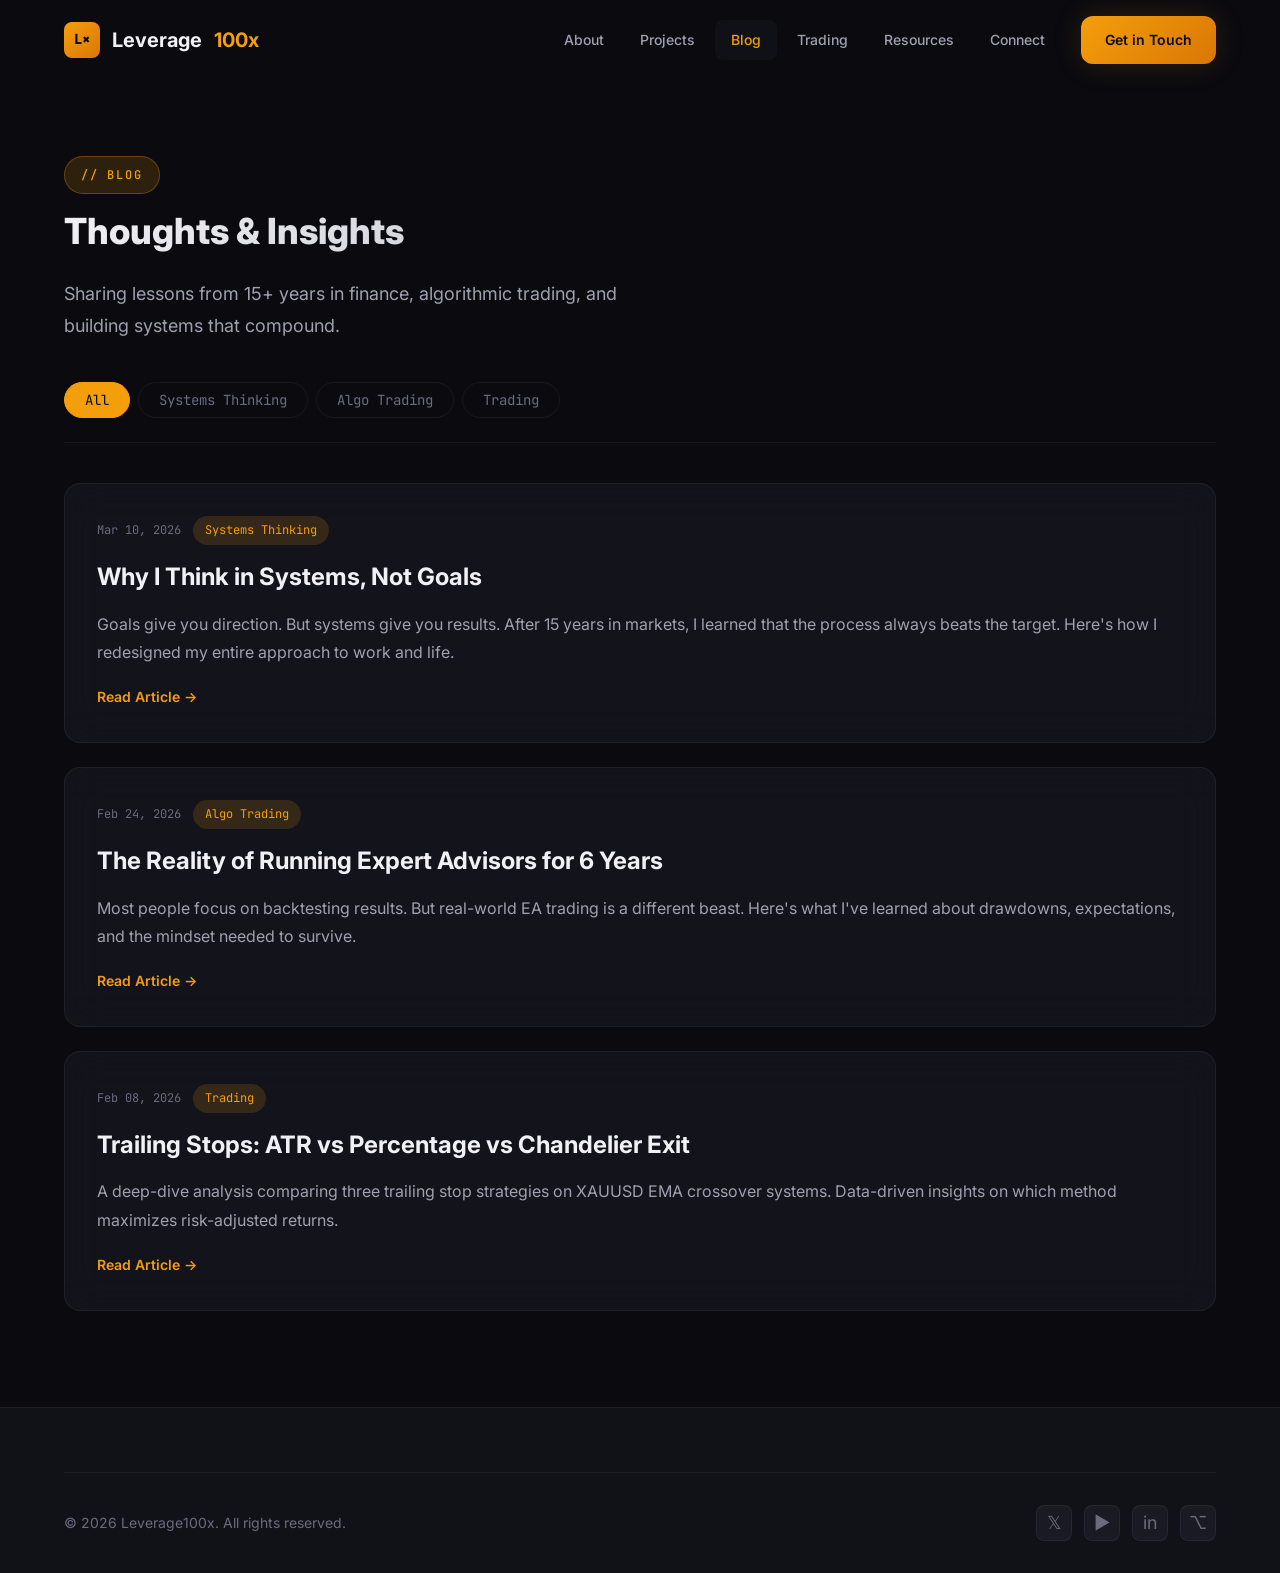
<file: blog/index.html>
<!DOCTYPE html>
<html lang="en">

<head>
    <meta charset="UTF-8" />
    <meta name="viewport" content="width=device-width, initial-scale=1.0, maximum-scale=1" />
    <title>Blog — Leverage100x | Nut (Sarunporn)</title>
    <meta name="description"
        content="Thoughts and insights on systems thinking, algorithmic trading, Expert Advisors, and the 100x leverage philosophy." />
    <meta name="author" content="Sarunporn Kongarttakarn (Nut)" />
    <link rel="preconnect" href="https://fonts.googleapis.com" />
    <link rel="preconnect" href="https://fonts.gstatic.com" crossorigin />
    <link
        href="https://fonts.googleapis.com/css2?family=Inter:wght@400;500;600;700;800&family=JetBrains+Mono:wght@400;500;600;700&display=swap"
        rel="stylesheet" />
    <link rel="stylesheet" href="../styles.css" />
    <link rel="stylesheet" href="blog.css" />
</head>

<body>

    <!-- Navigation -->
    <nav class="navbar scrolled" id="navbar">
        <div class="container">
            <a href="../index.html" class="nav-logo">
                <span class="nav-logo-icon">L×</span>
                Leverage<span class="text-accent">100x</span>
            </a>
            <div class="nav-links" id="navLinks">
                <a href="../index.html#about" class="nav-link">About</a>
                <a href="../index.html#projects" class="nav-link">Projects</a>
                <a href="index.html" class="nav-link active">Blog</a>
                <a href="../index.html#trading" class="nav-link">Trading</a>
                <a href="../index.html#resources" class="nav-link">Resources</a>
                <a href="../index.html#connect" class="nav-link">Connect</a>
                <a href="../index.html#connect" class="btn btn-primary nav-cta">Get in Touch</a>
            </div>
            <button class="nav-toggle" id="navToggle" aria-label="Toggle navigation">
                <span></span>
                <span></span>
                <span></span>
            </button>
        </div>
    </nav>

    <!-- Blog Listing -->
    <main class="blog-page">
        <div class="container">
            <div class="blog-page-header">
                <span class="section-label">// Blog</span>
                <h1 class="section-title">Thoughts & Insights</h1>
                <p class="section-subtitle">Sharing lessons from 15+ years in finance, algorithmic trading, and building
                    systems that compound.</p>
            </div>

            <!-- Category Filters -->
            <div class="blog-filters">
                <button class="blog-filter active" data-category="all">All</button>
                <button class="blog-filter" data-category="systems-thinking">Systems Thinking</button>
                <button class="blog-filter" data-category="algo-trading">Algo Trading</button>
                <button class="blog-filter" data-category="trading">Trading</button>
            </div>

            <!-- Blog Posts -->
            <div class="blog-list">
                <a href="systems-not-goals.html" class="blog-list-card" data-category="systems-thinking">
                    <div class="blog-list-card-content">
                        <div class="blog-card-meta">
                            <span class="blog-card-date">Mar 10, 2026</span>
                            <span class="blog-card-category">Systems Thinking</span>
                        </div>
                        <h2>Why I Think in Systems, Not Goals</h2>
                        <p>Goals give you direction. But systems give you results. After 15 years in markets, I learned
                            that the process always beats the target. Here's how I redesigned my entire approach to work
                            and life.</p>
                        <span class="blog-list-read">Read Article →</span>
                    </div>
                </a>

                <a href="running-expert-advisors-6-years.html" class="blog-list-card" data-category="algo-trading">
                    <div class="blog-list-card-content">
                        <div class="blog-card-meta">
                            <span class="blog-card-date">Feb 24, 2026</span>
                            <span class="blog-card-category">Algo Trading</span>
                        </div>
                        <h2>The Reality of Running Expert Advisors for 6 Years</h2>
                        <p>Most people focus on backtesting results. But real-world EA trading is a different beast.
                            Here's what I've learned about drawdowns, expectations, and the mindset needed to survive.
                        </p>
                        <span class="blog-list-read">Read Article →</span>
                    </div>
                </a>

                <a href="trailing-stops-comparison.html" class="blog-list-card" data-category="trading">
                    <div class="blog-list-card-content">
                        <div class="blog-card-meta">
                            <span class="blog-card-date">Feb 08, 2026</span>
                            <span class="blog-card-category">Trading</span>
                        </div>
                        <h2>Trailing Stops: ATR vs Percentage vs Chandelier Exit</h2>
                        <p>A deep-dive analysis comparing three trailing stop strategies on XAUUSD EMA crossover
                            systems. Data-driven insights on which method maximizes risk-adjusted returns.</p>
                        <span class="blog-list-read">Read Article →</span>
                    </div>
                </a>
            </div>
        </div>
    </main>

    <!-- Footer -->
    <footer class="footer">
        <div class="container">
            <div class="footer-bottom">
                <p>&copy; 2026 Leverage100x. All rights reserved.</p>
                <div class="footer-social">
                    <a href="https://x.com/aminut" target="_blank" aria-label="Twitter">𝕏</a>
                    <a href="https://www.youtube.com/@nutleverage100x" target="_blank" aria-label="YouTube">▶</a>
                    <a href="https://www.linkedin.com/in/kongarttakarn/" target="_blank" aria-label="LinkedIn">in</a>
                    <a href="https://github.com/nutbitzuist" target="_blank" aria-label="GitHub">⌥</a>
                </div>
            </div>
        </div>
    </footer>

    <script src="../script.js"></script>
    <script>
        // Blog category filter
        document.querySelectorAll('.blog-filter').forEach(btn => {
            btn.addEventListener('click', () => {
                document.querySelectorAll('.blog-filter').forEach(b => b.classList.remove('active'));
                btn.classList.add('active');
                const cat = btn.dataset.category;
                document.querySelectorAll('.blog-list-card').forEach(card => {
                    if (cat === 'all' || card.dataset.category === cat) {
                        card.style.display = '';
                        card.style.opacity = '0';
                        card.style.transform = 'translateY(20px)';
                        requestAnimationFrame(() => {
                            card.style.transition = 'all 0.4s ease';
                            card.style.opacity = '1';
                            card.style.transform = 'translateY(0)';
                        });
                    } else {
                        card.style.display = 'none';
                    }
                });
            });
        });
    </script>
  <script defer src="https://nut-analytics-production.up.railway.app/js/script.js" data-site="82501baf840a"></script>
</body>

</html>
</file>
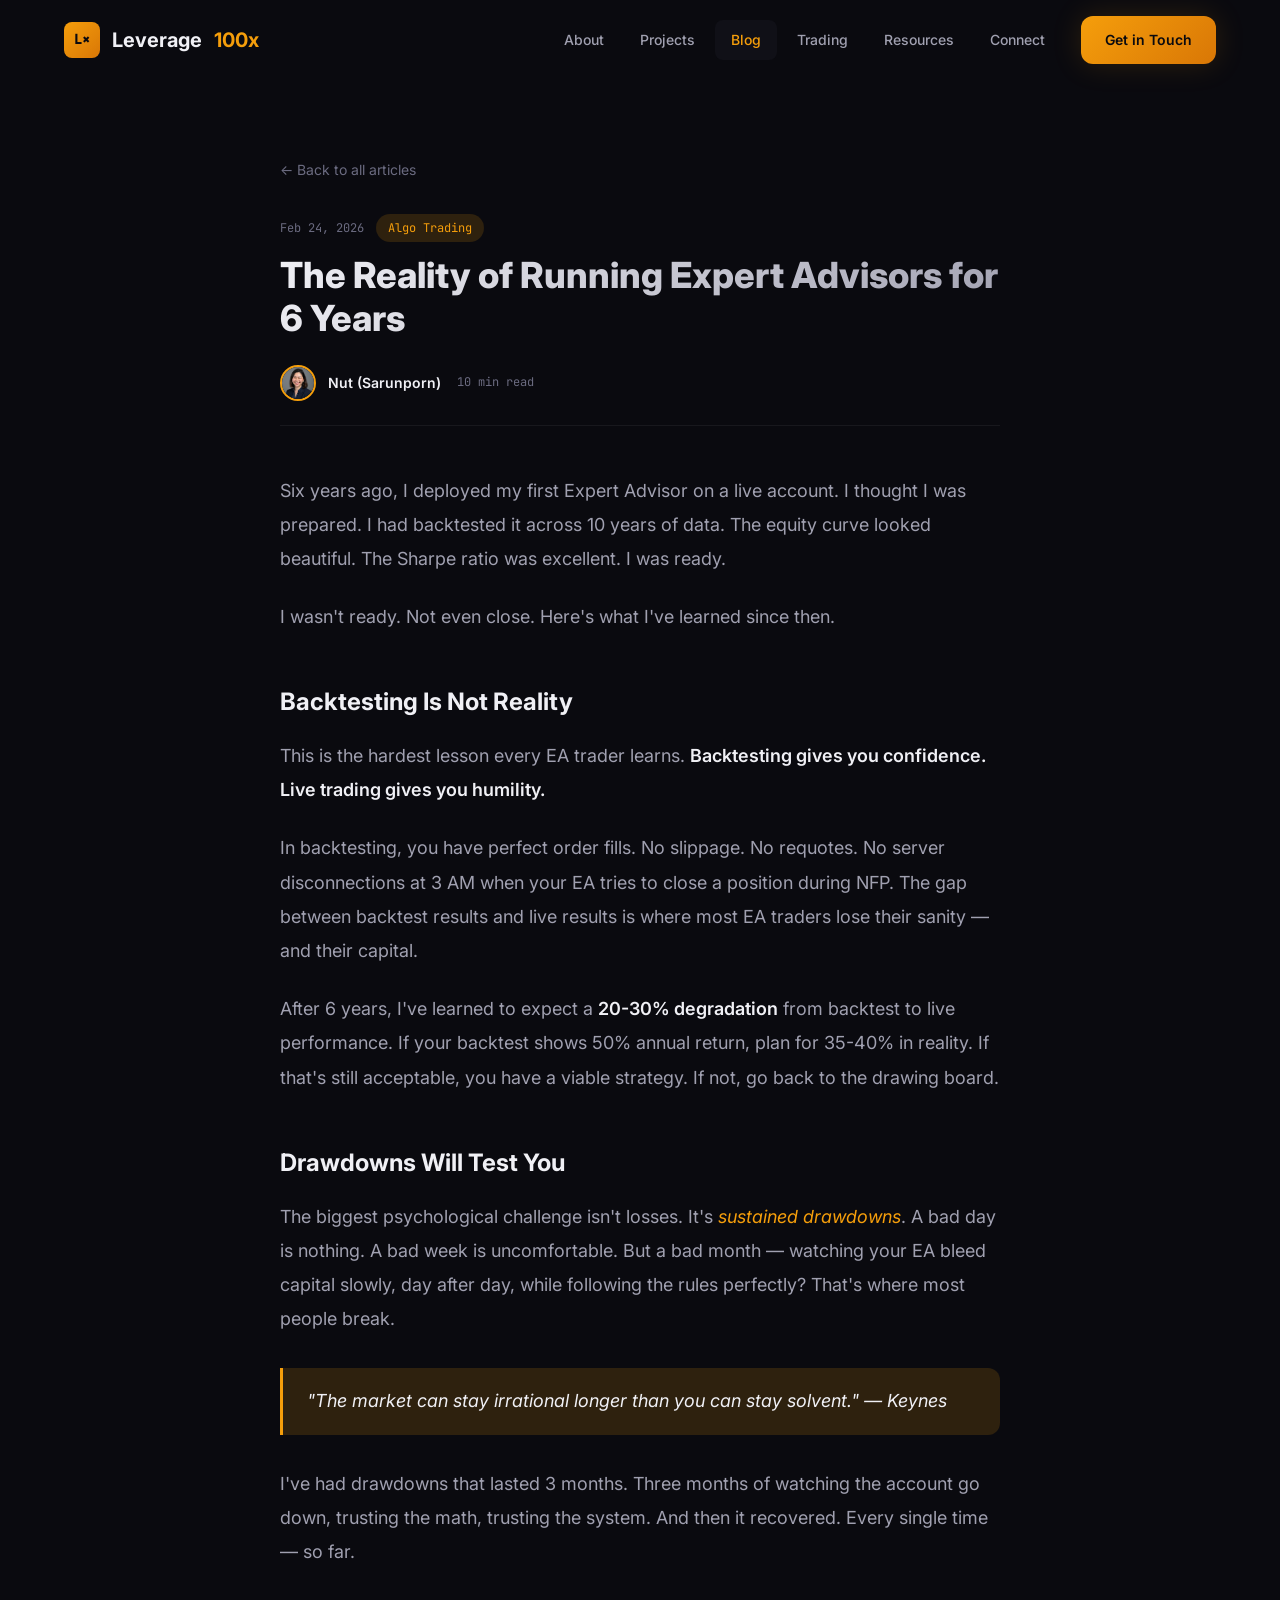
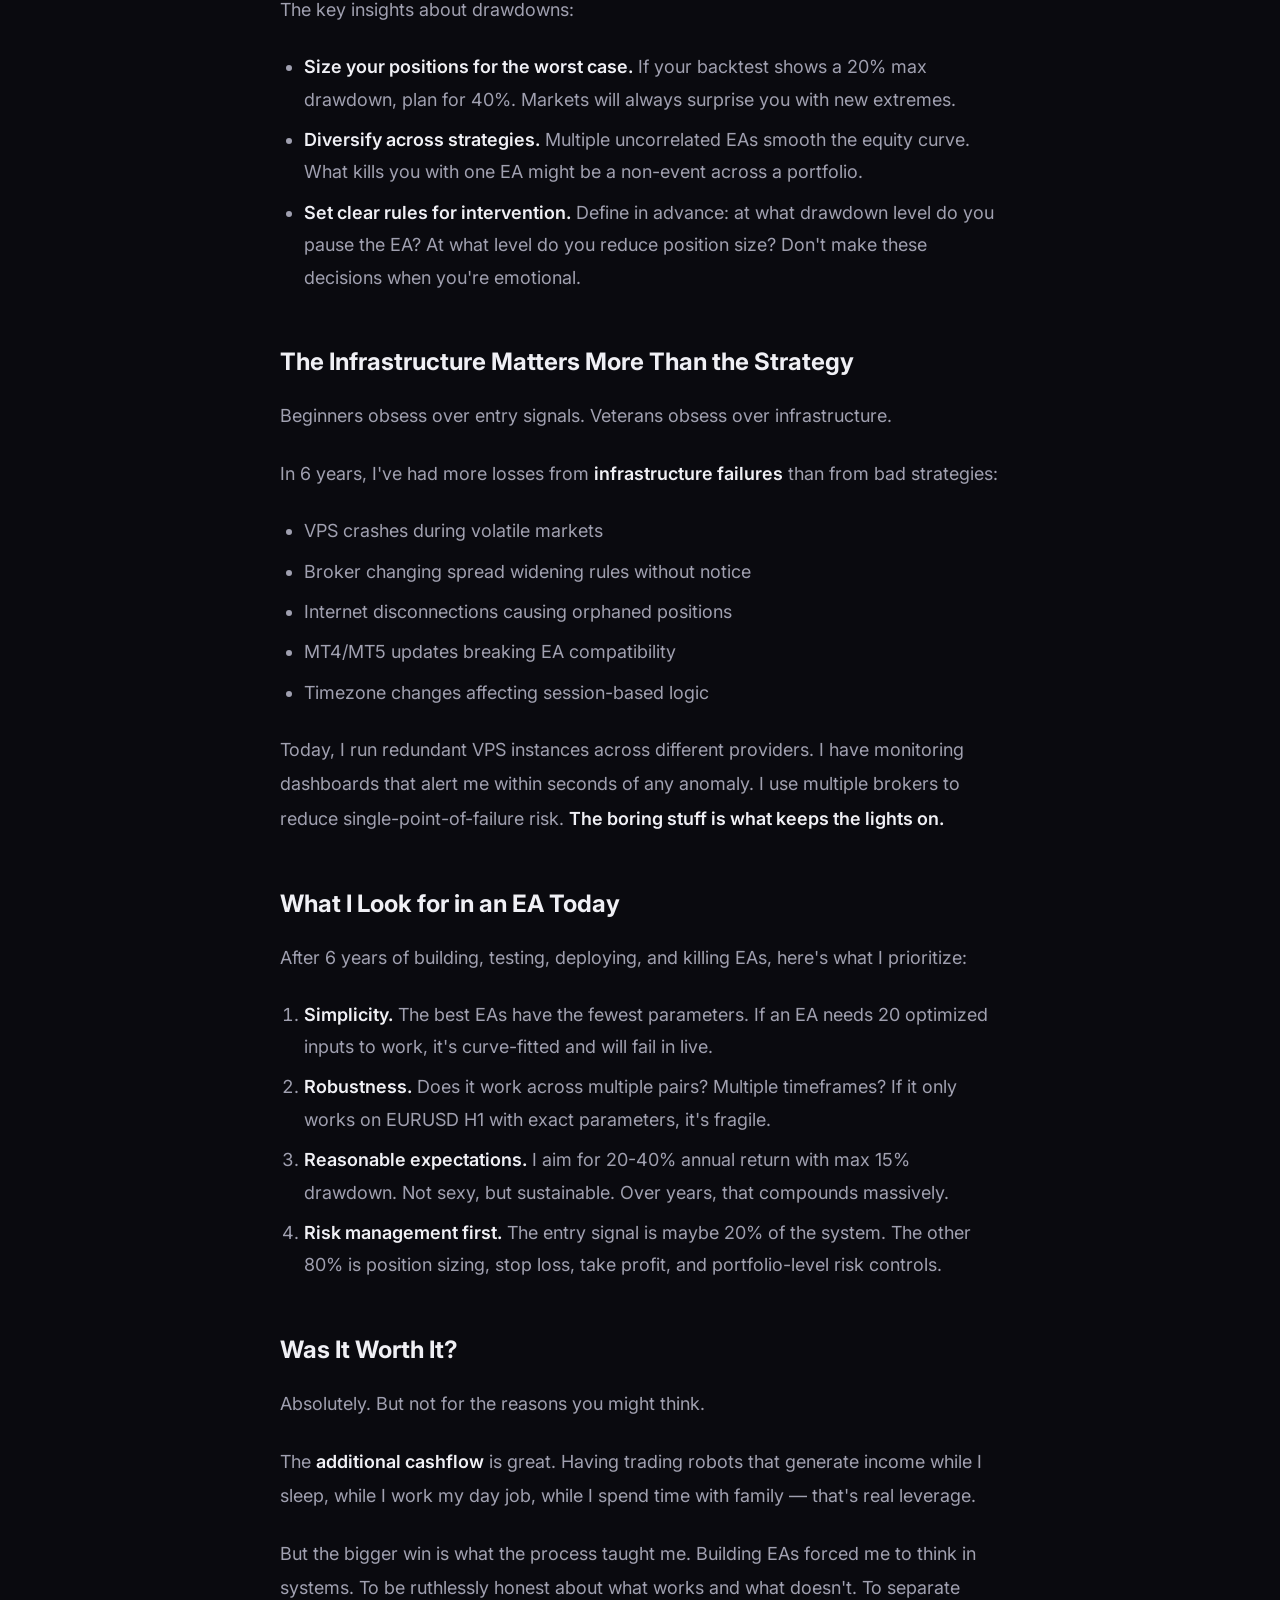
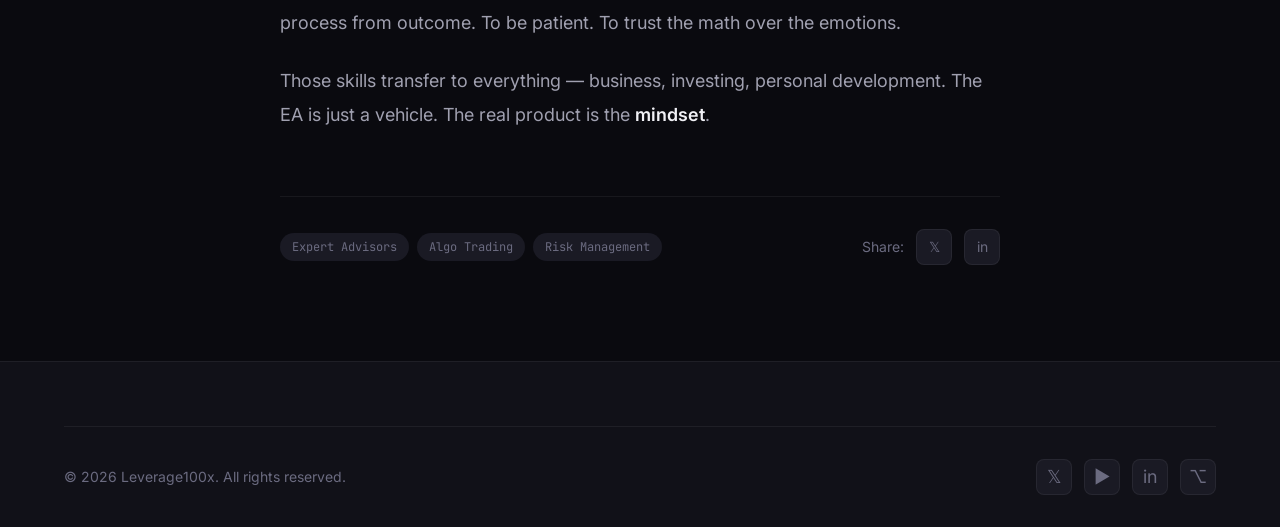
<file: blog/running-expert-advisors-6-years.html>
<!DOCTYPE html>
<html lang="en">

<head>
    <meta charset="UTF-8" />
    <meta name="viewport" content="width=device-width, initial-scale=1.0, maximum-scale=1" />
    <title>The Reality of Running Expert Advisors for 6 Years — Leverage100x</title>
    <meta name="description"
        content="Most people focus on backtesting results. But real-world EA trading is a different beast. Here's what I've learned about drawdowns, expectations, and the mindset needed to survive." />
    <meta name="author" content="Sarunporn Kongarttakarn (Nut)" />
    <link rel="preconnect" href="https://fonts.googleapis.com" />
    <link rel="preconnect" href="https://fonts.gstatic.com" crossorigin />
    <link
        href="https://fonts.googleapis.com/css2?family=Inter:wght@400;500;600;700;800&family=JetBrains+Mono:wght@400;500;600;700&display=swap"
        rel="stylesheet" />
    <link rel="stylesheet" href="../styles.css" />
    <link rel="stylesheet" href="blog.css" />
</head>

<body>

    <nav class="navbar scrolled" id="navbar">
        <div class="container">
            <a href="../index.html" class="nav-logo">
                <span class="nav-logo-icon">L×</span>
                Leverage<span class="text-accent">100x</span>
            </a>
            <div class="nav-links" id="navLinks">
                <a href="../index.html#about" class="nav-link">About</a>
                <a href="../index.html#projects" class="nav-link">Projects</a>
                <a href="index.html" class="nav-link active">Blog</a>
                <a href="../index.html#trading" class="nav-link">Trading</a>
                <a href="../index.html#resources" class="nav-link">Resources</a>
                <a href="../index.html#connect" class="nav-link">Connect</a>
                <a href="../index.html#connect" class="btn btn-primary nav-cta">Get in Touch</a>
            </div>
            <button class="nav-toggle" id="navToggle" aria-label="Toggle navigation">
                <span></span>
                <span></span>
                <span></span>
            </button>
        </div>
    </nav>

    <main class="blog-post-page">
        <div class="container">
            <div class="blog-post-header">
                <a href="index.html" class="blog-post-back">← Back to all articles</a>
                <div class="blog-card-meta">
                    <span class="blog-card-date">Feb 24, 2026</span>
                    <span class="blog-card-category">Algo Trading</span>
                </div>
                <h1>The Reality of Running Expert Advisors for 6 Years</h1>
                <div class="blog-post-meta">
                    <div class="blog-post-author">
                        <img src="../profile.webp" alt="Nut" />
                        <span class="blog-post-author-name">Nut (Sarunporn)</span>
                    </div>
                    <span class="blog-post-date">10 min read</span>
                </div>
            </div>

            <article class="blog-post-content">
                <p>
                    Six years ago, I deployed my first Expert Advisor on a live account. I thought I was prepared.
                    I had backtested it across 10 years of data. The equity curve looked beautiful.
                    The Sharpe ratio was excellent. I was ready.
                </p>

                <p>
                    I wasn't ready. Not even close. Here's what I've learned since then.
                </p>

                <h2>Backtesting Is Not Reality</h2>

                <p>
                    This is the hardest lesson every EA trader learns. <strong>Backtesting gives you confidence.
                        Live trading gives you humility.</strong>
                </p>

                <p>
                    In backtesting, you have perfect order fills. No slippage. No requotes. No server
                    disconnections at 3 AM when your EA tries to close a position during NFP. The gap between
                    backtest results and live results is where most EA traders lose their sanity — and their capital.
                </p>

                <p>
                    After 6 years, I've learned to expect a <strong>20-30% degradation</strong> from backtest
                    to live performance. If your backtest shows 50% annual return, plan for 35-40% in reality.
                    If that's still acceptable, you have a viable strategy. If not, go back to the drawing board.
                </p>

                <h2>Drawdowns Will Test You</h2>

                <p>
                    The biggest psychological challenge isn't losses. It's <em>sustained drawdowns</em>.
                    A bad day is nothing. A bad week is uncomfortable. But a bad month — watching your EA
                    bleed capital slowly, day after day, while following the rules perfectly? That's where most
                    people break.
                </p>

                <blockquote>
                    <p>
                        "The market can stay irrational longer than you can stay solvent." — Keynes
                    </p>
                </blockquote>

                <p>
                    I've had drawdowns that lasted 3 months. Three months of watching the account go down,
                    trusting the math, trusting the system. And then it recovered. Every single time — so far.
                </p>

                <p>
                    The key insights about drawdowns:
                </p>

                <ul>
                    <li><strong>Size your positions for the worst case.</strong> If your backtest shows a 20% max
                        drawdown, plan for 40%. Markets will always surprise you with new extremes.</li>
                    <li><strong>Diversify across strategies.</strong> Multiple uncorrelated EAs smooth the equity curve.
                        What kills you with one EA might be a non-event across a portfolio.</li>
                    <li><strong>Set clear rules for intervention.</strong> Define in advance: at what drawdown level do
                        you pause the EA? At what level do you reduce position size? Don't make these decisions when
                        you're emotional.</li>
                </ul>

                <h2>The Infrastructure Matters More Than the Strategy</h2>

                <p>
                    Beginners obsess over entry signals. Veterans obsess over infrastructure.
                </p>

                <p>
                    In 6 years, I've had more losses from <strong>infrastructure failures</strong> than from
                    bad strategies:
                </p>

                <ul>
                    <li>VPS crashes during volatile markets</li>
                    <li>Broker changing spread widening rules without notice</li>
                    <li>Internet disconnections causing orphaned positions</li>
                    <li>MT4/MT5 updates breaking EA compatibility</li>
                    <li>Timezone changes affecting session-based logic</li>
                </ul>

                <p>
                    Today, I run redundant VPS instances across different providers. I have monitoring
                    dashboards that alert me within seconds of any anomaly. I use multiple brokers to reduce
                    single-point-of-failure risk. <strong>The boring stuff is what keeps the lights on.</strong>
                </p>

                <h2>What I Look for in an EA Today</h2>

                <p>
                    After 6 years of building, testing, deploying, and killing EAs, here's what I prioritize:
                </p>

                <ol>
                    <li><strong>Simplicity.</strong> The best EAs have the fewest parameters. If an EA needs 20
                        optimized inputs to work, it's curve-fitted and will fail in live.</li>
                    <li><strong>Robustness.</strong> Does it work across multiple pairs? Multiple timeframes? If it only
                        works on EURUSD H1 with exact parameters, it's fragile.</li>
                    <li><strong>Reasonable expectations.</strong> I aim for 20-40% annual return with max 15% drawdown.
                        Not sexy, but sustainable. Over years, that compounds massively.</li>
                    <li><strong>Risk management first.</strong> The entry signal is maybe 20% of the system. The other
                        80% is position sizing, stop loss, take profit, and portfolio-level risk controls.</li>
                </ol>

                <h2>Was It Worth It?</h2>

                <p>
                    Absolutely. But not for the reasons you might think.
                </p>

                <p>
                    The <strong>additional cashflow</strong> is great. Having trading robots that generate income
                    while I sleep, while I work my day job, while I spend time with family — that's real leverage.
                </p>

                <p>
                    But the bigger win is what the process taught me. Building EAs forced me to think in systems.
                    To be ruthlessly honest about what works and what doesn't. To separate process from outcome.
                    To be patient. To trust the math over the emotions.
                </p>

                <p>
                    Those skills transfer to everything — business, investing, personal development.
                    The EA is just a vehicle. The real product is the <strong>mindset</strong>.
                </p>
            </article>

            <div class="blog-post-footer">
                <div class="blog-post-tags">
                    <span class="tech-tag">Expert Advisors</span>
                    <span class="tech-tag">Algo Trading</span>
                    <span class="tech-tag">Risk Management</span>
                </div>
                <div class="blog-post-share">
                    <span>Share:</span>
                    <a href="https://x.com/intent/tweet?text=The+Reality+of+Running+Expert+Advisors+for+6+Years&url="
                        target="_blank">𝕏</a>
                    <a href="https://www.linkedin.com/sharing/share-offsite/?url=" target="_blank">in</a>
                </div>
            </div>
        </div>
    </main>

    <footer class="footer">
        <div class="container">
            <div class="footer-bottom">
                <p>&copy; 2026 Leverage100x. All rights reserved.</p>
                <div class="footer-social">
                    <a href="https://x.com/aminut" target="_blank" aria-label="Twitter">𝕏</a>
                    <a href="https://www.youtube.com/@nutleverage100x" target="_blank" aria-label="YouTube">▶</a>
                    <a href="https://www.linkedin.com/in/kongarttakarn/" target="_blank" aria-label="LinkedIn">in</a>
                    <a href="https://github.com/nutbitzuist" target="_blank" aria-label="GitHub">⌥</a>
                </div>
            </div>
        </div>
    </footer>
    <script src="../script.js"></script>
  <script defer src="https://nut-analytics-production.up.railway.app/js/script.js" data-site="82501baf840a"></script>
</body>

</html>
</file>
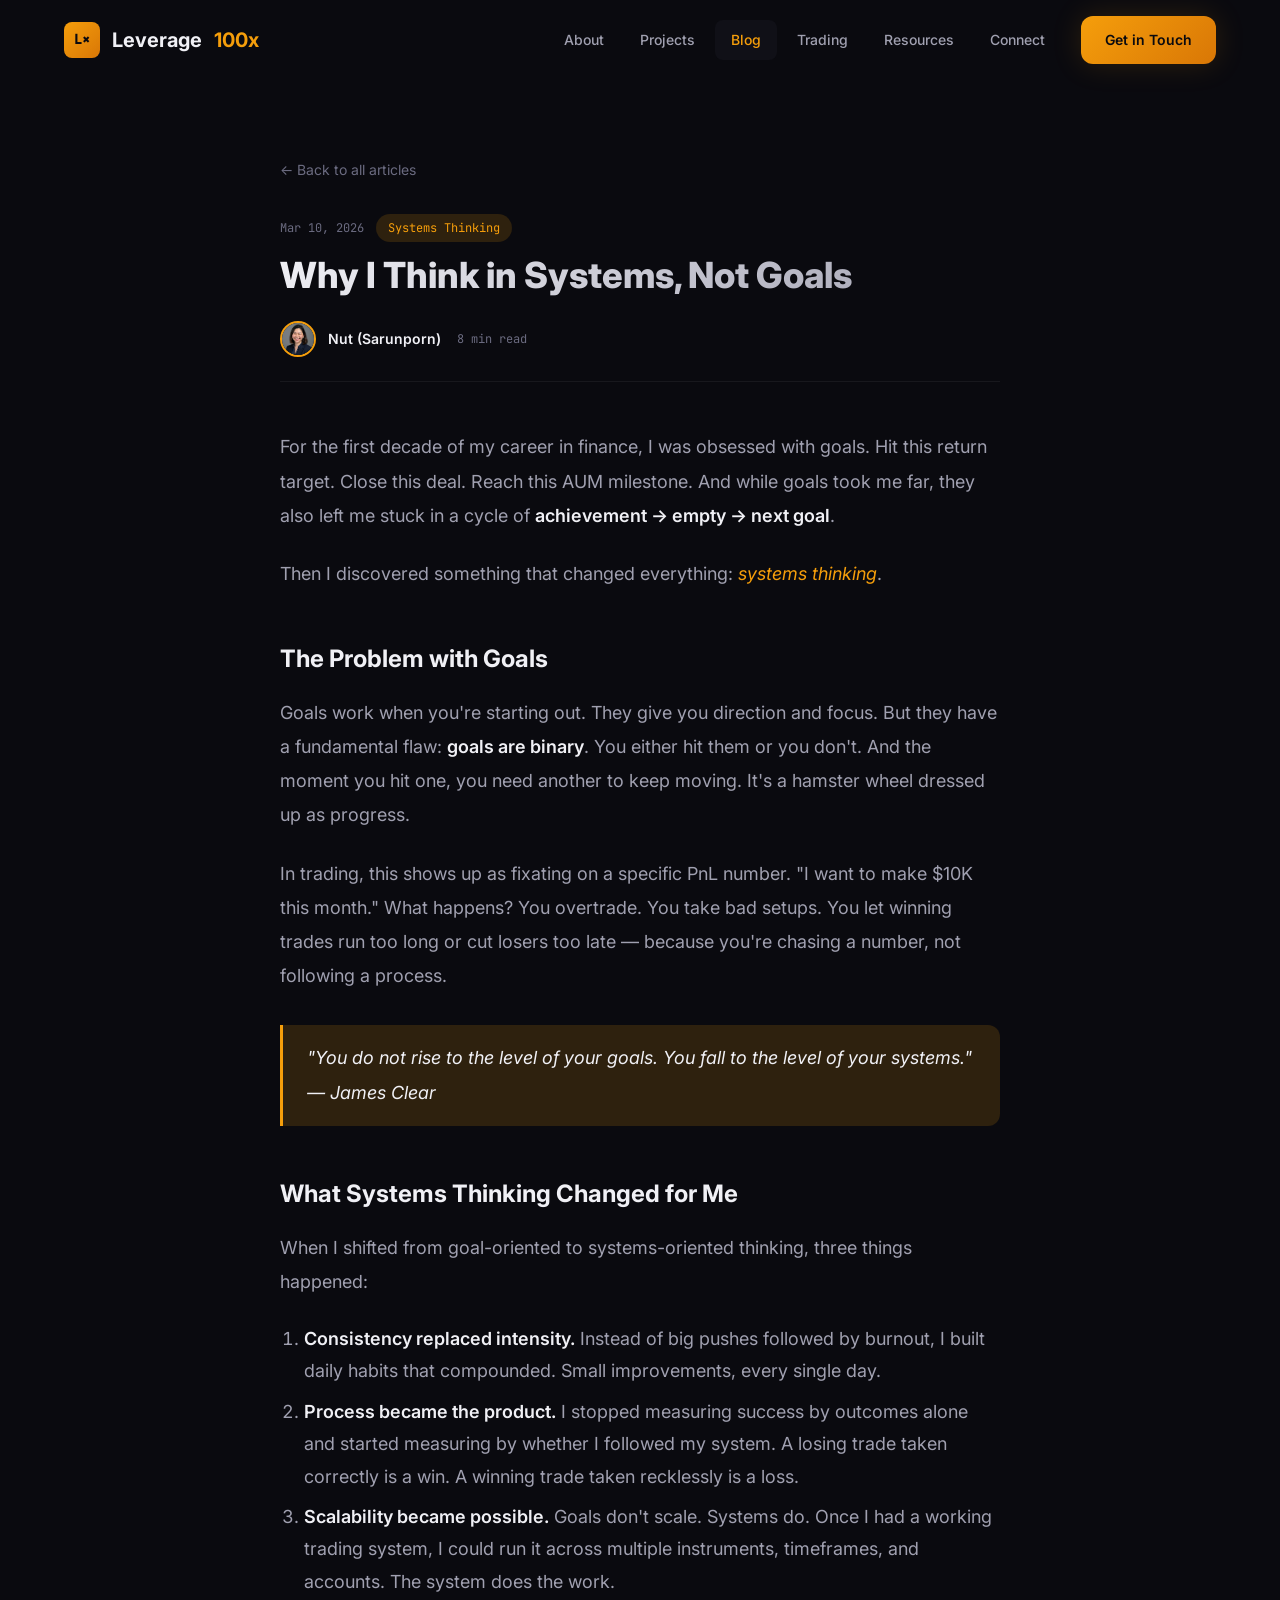
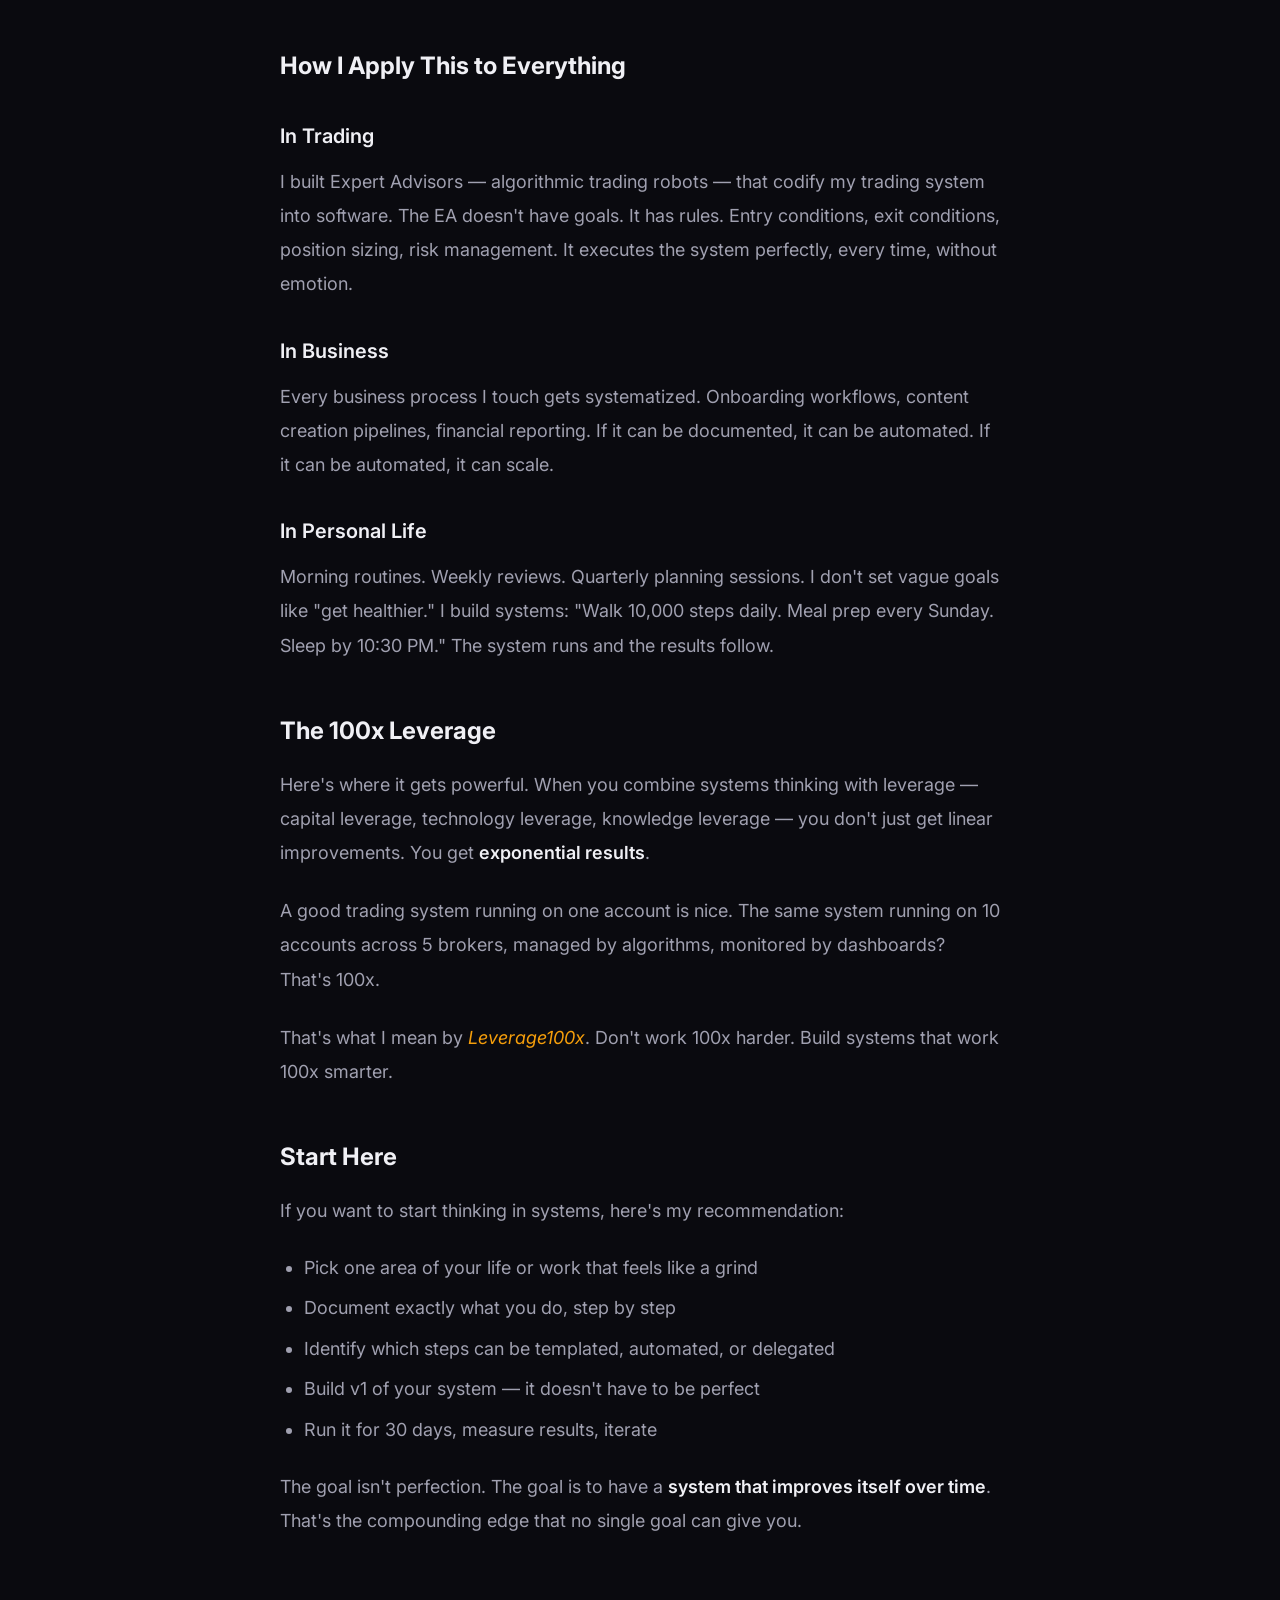
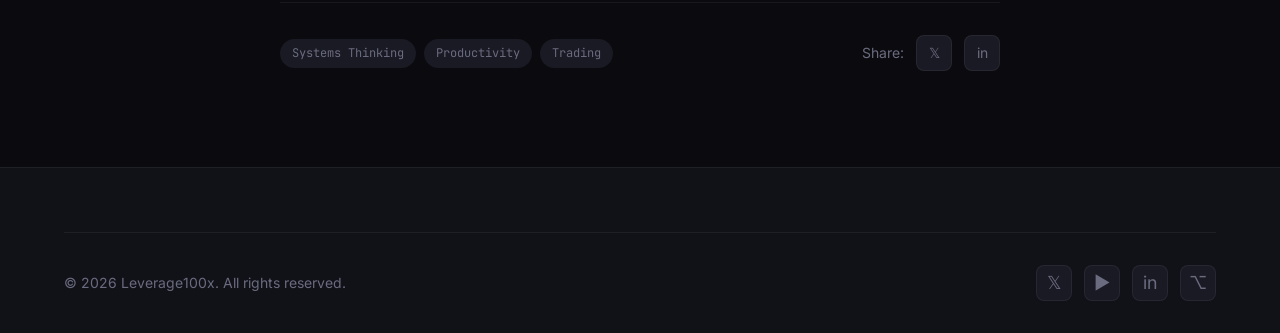
<file: blog/systems-not-goals.html>
<!DOCTYPE html>
<html lang="en">

<head>
    <meta charset="UTF-8" />
    <meta name="viewport" content="width=device-width, initial-scale=1.0, maximum-scale=1" />
    <title>Why I Think in Systems, Not Goals — Leverage100x</title>
    <meta name="description"
        content="Goals give you direction. But systems give you results. Here's how I redesigned my entire approach to work and life after 15 years in markets." />
    <meta name="author" content="Sarunporn Kongarttakarn (Nut)" />
    <link rel="preconnect" href="https://fonts.googleapis.com" />
    <link rel="preconnect" href="https://fonts.gstatic.com" crossorigin />
    <link
        href="https://fonts.googleapis.com/css2?family=Inter:wght@400;500;600;700;800&family=JetBrains+Mono:wght@400;500;600;700&display=swap"
        rel="stylesheet" />
    <link rel="stylesheet" href="../styles.css" />
    <link rel="stylesheet" href="blog.css" />
</head>

<body>

    <nav class="navbar scrolled" id="navbar">
        <div class="container">
            <a href="../index.html" class="nav-logo">
                <span class="nav-logo-icon">L×</span>
                Leverage<span class="text-accent">100x</span>
            </a>
            <div class="nav-links" id="navLinks">
                <a href="../index.html#about" class="nav-link">About</a>
                <a href="../index.html#projects" class="nav-link">Projects</a>
                <a href="index.html" class="nav-link active">Blog</a>
                <a href="../index.html#trading" class="nav-link">Trading</a>
                <a href="../index.html#resources" class="nav-link">Resources</a>
                <a href="../index.html#connect" class="nav-link">Connect</a>
                <a href="../index.html#connect" class="btn btn-primary nav-cta">Get in Touch</a>
            </div>
            <button class="nav-toggle" id="navToggle" aria-label="Toggle navigation">
                <span></span>
                <span></span>
                <span></span>
            </button>
        </div>
    </nav>

    <main class="blog-post-page">
        <div class="container">
            <div class="blog-post-header">
                <a href="index.html" class="blog-post-back">← Back to all articles</a>
                <div class="blog-card-meta">
                    <span class="blog-card-date">Mar 10, 2026</span>
                    <span class="blog-card-category">Systems Thinking</span>
                </div>
                <h1>Why I Think in Systems, Not Goals</h1>
                <div class="blog-post-meta">
                    <div class="blog-post-author">
                        <img src="../profile.webp" alt="Nut" />
                        <span class="blog-post-author-name">Nut (Sarunporn)</span>
                    </div>
                    <span class="blog-post-date">8 min read</span>
                </div>
            </div>

            <article class="blog-post-content">
                <p>
                    For the first decade of my career in finance, I was obsessed with goals. Hit this return target.
                    Close this deal. Reach this AUM milestone. And while goals took me far, they also left me stuck
                    in a cycle of <strong>achievement → empty → next goal</strong>.
                </p>

                <p>
                    Then I discovered something that changed everything: <em>systems thinking</em>.
                </p>

                <h2>The Problem with Goals</h2>

                <p>
                    Goals work when you're starting out. They give you direction and focus. But they have a fundamental
                    flaw:
                    <strong>goals are binary</strong>. You either hit them or you don't. And the moment you hit one, you
                    need
                    another to keep moving. It's a hamster wheel dressed up as progress.
                </p>

                <p>
                    In trading, this shows up as fixating on a specific PnL number. "I want to make $10K this month."
                    What happens? You overtrade. You take bad setups. You let winning trades run too long or cut losers
                    too late —
                    because you're chasing a number, not following a process.
                </p>

                <blockquote>
                    <p>"You do not rise to the level of your goals. You fall to the level of your systems." — James
                        Clear</p>
                </blockquote>

                <h2>What Systems Thinking Changed for Me</h2>

                <p>
                    When I shifted from goal-oriented to systems-oriented thinking, three things happened:
                </p>

                <ol>
                    <li><strong>Consistency replaced intensity.</strong> Instead of big pushes followed by burnout, I
                        built daily habits that compounded. Small improvements, every single day.</li>
                    <li><strong>Process became the product.</strong> I stopped measuring success by outcomes alone and
                        started measuring by whether I followed my system. A losing trade taken correctly is a win. A
                        winning trade taken recklessly is a loss.</li>
                    <li><strong>Scalability became possible.</strong> Goals don't scale. Systems do. Once I had a
                        working trading system, I could run it across multiple instruments, timeframes, and accounts.
                        The system does the work.</li>
                </ol>

                <h2>How I Apply This to Everything</h2>

                <h3>In Trading</h3>
                <p>
                    I built Expert Advisors — algorithmic trading robots — that codify my trading system into software.
                    The EA doesn't have goals. It has rules. Entry conditions, exit conditions, position sizing, risk
                    management.
                    It executes the system perfectly, every time, without emotion.
                </p>

                <h3>In Business</h3>
                <p>
                    Every business process I touch gets systematized. Onboarding workflows, content creation pipelines,
                    financial reporting. If it can be documented, it can be automated. If it can be automated, it can
                    scale.
                </p>

                <h3>In Personal Life</h3>
                <p>
                    Morning routines. Weekly reviews. Quarterly planning sessions. I don't set vague goals like "get
                    healthier."
                    I build systems: "Walk 10,000 steps daily. Meal prep every Sunday. Sleep by 10:30 PM."
                    The system runs and the results follow.
                </p>

                <h2>The 100x Leverage</h2>

                <p>
                    Here's where it gets powerful. When you combine systems thinking with leverage — capital leverage,
                    technology leverage, knowledge leverage — you don't just get linear improvements. You get
                    <strong>exponential results</strong>.
                </p>

                <p>
                    A good trading system running on one account is nice. The same system running on 10 accounts across
                    5 brokers, managed by algorithms, monitored by dashboards? That's 100x.
                </p>

                <p>
                    That's what I mean by <em>Leverage100x</em>. Don't work 100x harder. Build systems that work 100x
                    smarter.
                </p>

                <h2>Start Here</h2>

                <p>
                    If you want to start thinking in systems, here's my recommendation:
                </p>

                <ul>
                    <li>Pick one area of your life or work that feels like a grind</li>
                    <li>Document exactly what you do, step by step</li>
                    <li>Identify which steps can be templated, automated, or delegated</li>
                    <li>Build v1 of your system — it doesn't have to be perfect</li>
                    <li>Run it for 30 days, measure results, iterate</li>
                </ul>

                <p>
                    The goal isn't perfection. The goal is to have a <strong>system that improves itself over
                        time</strong>.
                    That's the compounding edge that no single goal can give you.
                </p>
            </article>

            <div class="blog-post-footer">
                <div class="blog-post-tags">
                    <span class="tech-tag">Systems Thinking</span>
                    <span class="tech-tag">Productivity</span>
                    <span class="tech-tag">Trading</span>
                </div>
                <div class="blog-post-share">
                    <span>Share:</span>
                    <a href="https://x.com/intent/tweet?text=Why+I+Think+in+Systems+Not+Goals&url="
                        target="_blank">𝕏</a>
                    <a href="https://www.linkedin.com/sharing/share-offsite/?url=" target="_blank">in</a>
                </div>
            </div>
        </div>
    </main>

    <footer class="footer">
        <div class="container">
            <div class="footer-bottom">
                <p>&copy; 2026 Leverage100x. All rights reserved.</p>
                <div class="footer-social">
                    <a href="https://x.com/aminut" target="_blank" aria-label="Twitter">𝕏</a>
                    <a href="https://www.youtube.com/@nutleverage100x" target="_blank" aria-label="YouTube">▶</a>
                    <a href="https://www.linkedin.com/in/kongarttakarn/" target="_blank" aria-label="LinkedIn">in</a>
                    <a href="https://github.com/nutbitzuist" target="_blank" aria-label="GitHub">⌥</a>
                </div>
            </div>
        </div>
    </footer>
    <script src="../script.js"></script>
  <script defer src="https://nut-analytics-production.up.railway.app/js/script.js" data-site="82501baf840a"></script>
</body>

</html>
</file>
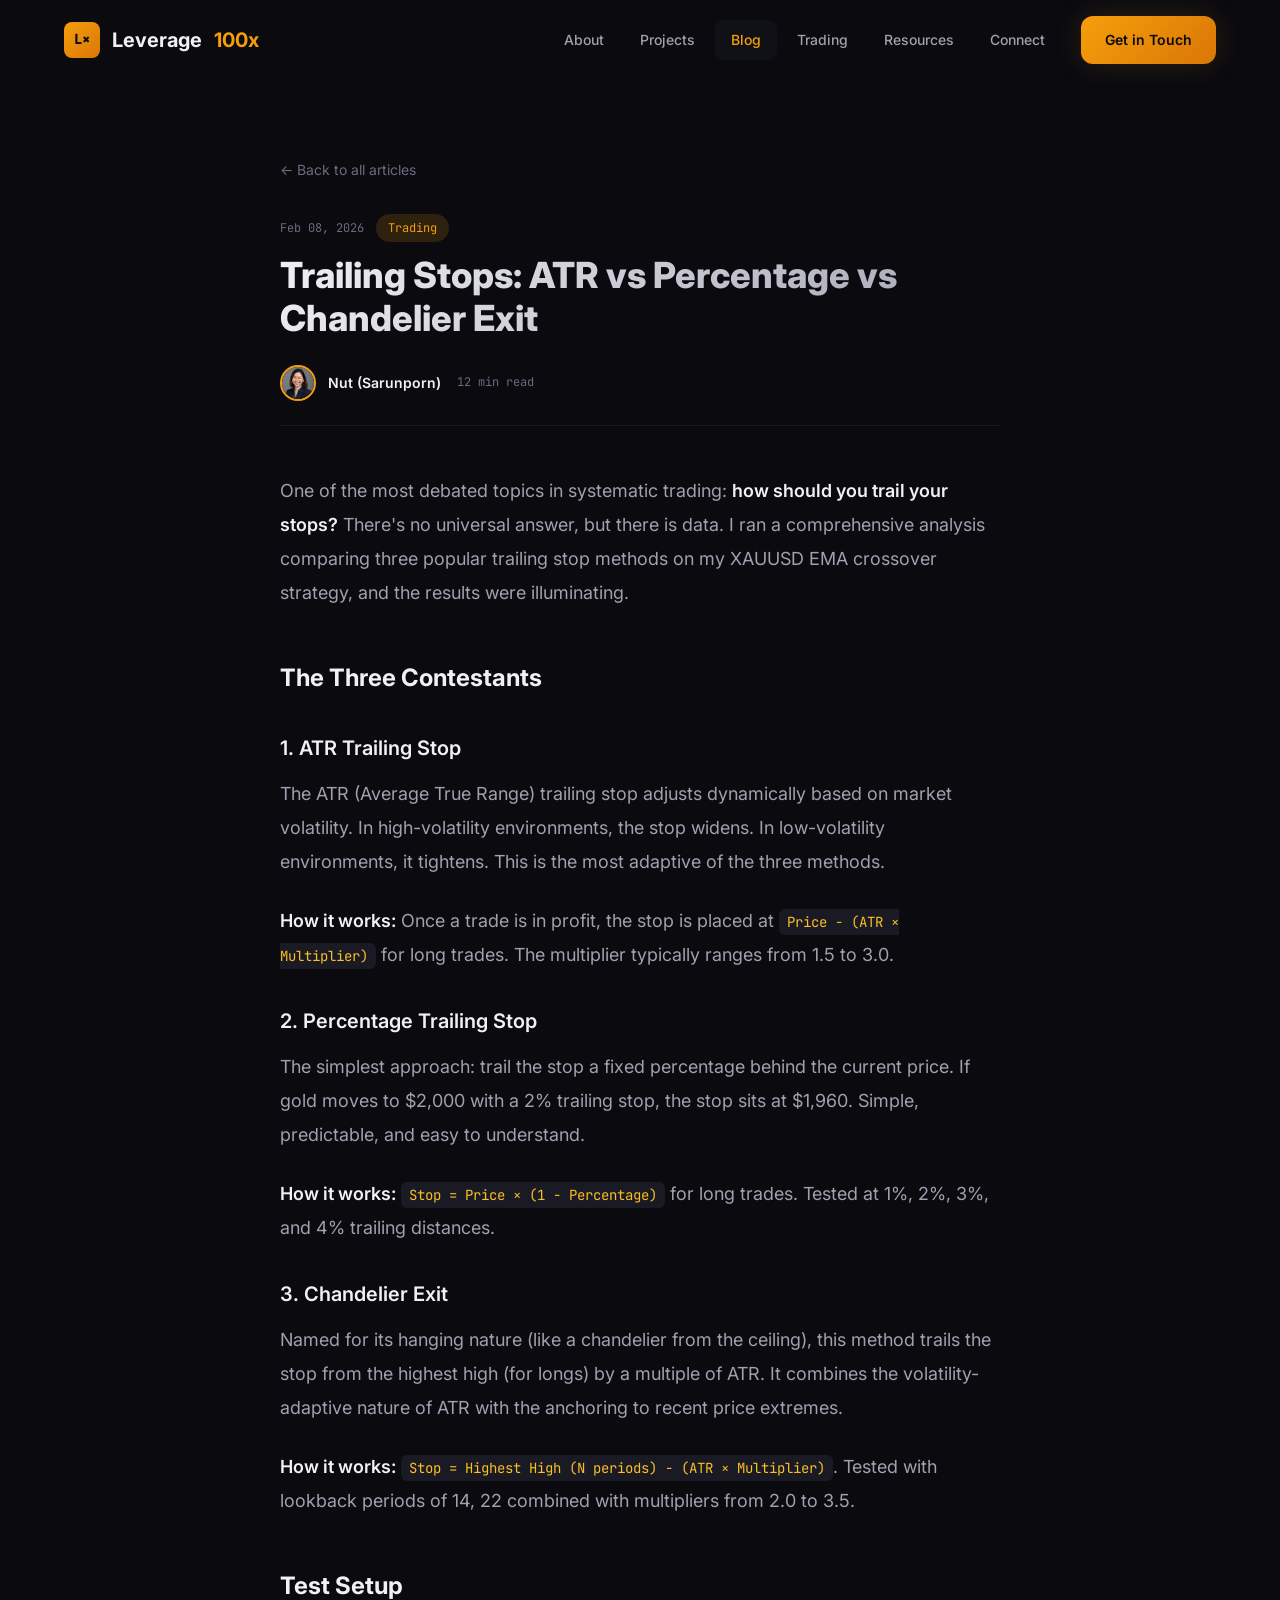
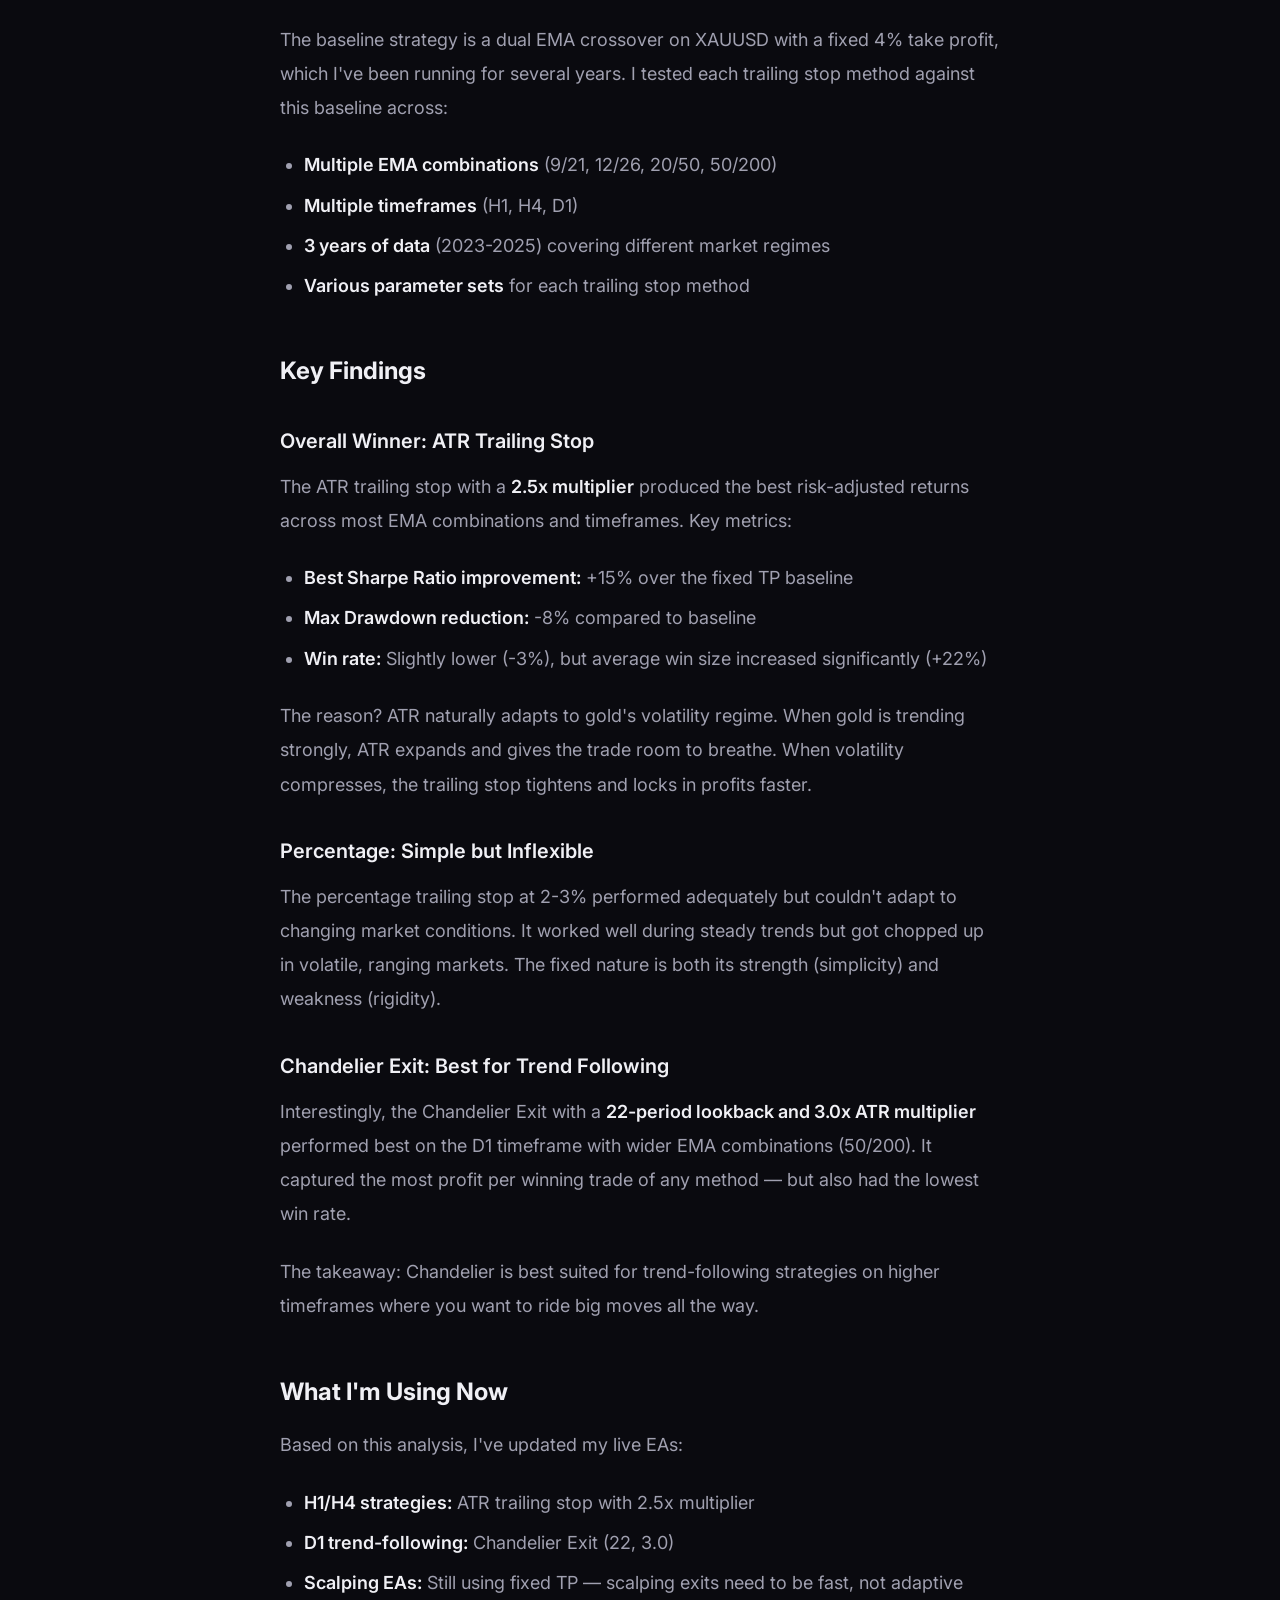
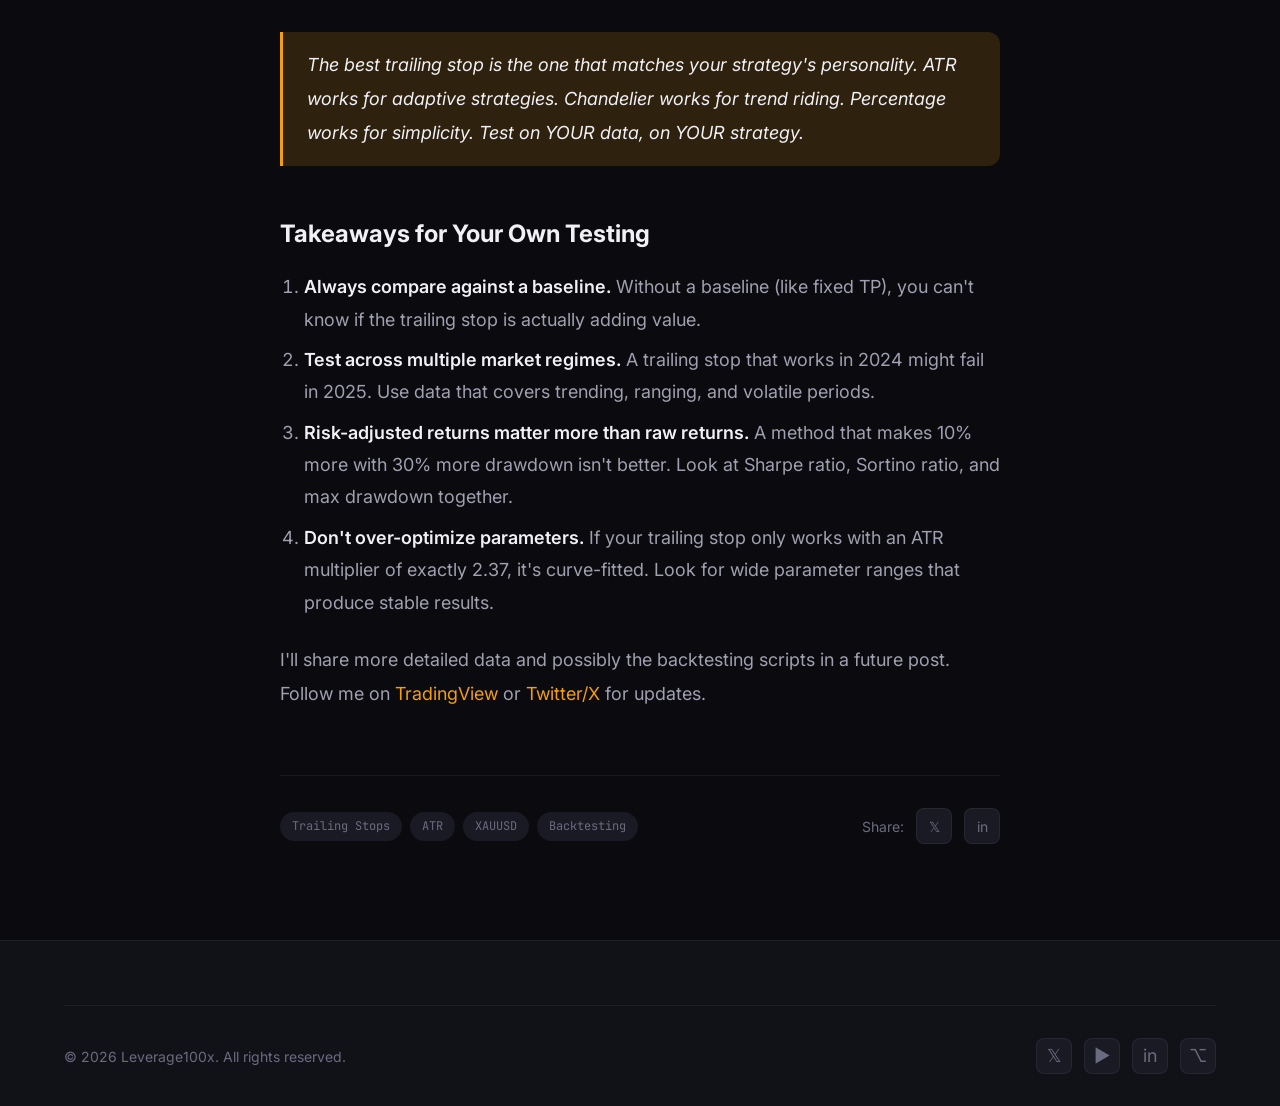
<file: blog/trailing-stops-comparison.html>
<!DOCTYPE html>
<html lang="en">

<head>
    <meta charset="UTF-8" />
    <meta name="viewport" content="width=device-width, initial-scale=1.0, maximum-scale=1" />
    <title>Trailing Stops: ATR vs Percentage vs Chandelier Exit — Leverage100x</title>
    <meta name="description"
        content="A deep-dive analysis comparing three trailing stop strategies on XAUUSD EMA crossover systems. Data-driven insights on which method maximizes risk-adjusted returns." />
    <meta name="author" content="Sarunporn Kongarttakarn (Nut)" />
    <link rel="preconnect" href="https://fonts.googleapis.com" />
    <link rel="preconnect" href="https://fonts.gstatic.com" crossorigin />
    <link
        href="https://fonts.googleapis.com/css2?family=Inter:wght@400;500;600;700;800&family=JetBrains+Mono:wght@400;500;600;700&display=swap"
        rel="stylesheet" />
    <link rel="stylesheet" href="../styles.css" />
    <link rel="stylesheet" href="blog.css" />
</head>

<body>

    <nav class="navbar scrolled" id="navbar">
        <div class="container">
            <a href="../index.html" class="nav-logo">
                <span class="nav-logo-icon">L×</span>
                Leverage<span class="text-accent">100x</span>
            </a>
            <div class="nav-links" id="navLinks">
                <a href="../index.html#about" class="nav-link">About</a>
                <a href="../index.html#projects" class="nav-link">Projects</a>
                <a href="index.html" class="nav-link active">Blog</a>
                <a href="../index.html#trading" class="nav-link">Trading</a>
                <a href="../index.html#resources" class="nav-link">Resources</a>
                <a href="../index.html#connect" class="nav-link">Connect</a>
                <a href="../index.html#connect" class="btn btn-primary nav-cta">Get in Touch</a>
            </div>
            <button class="nav-toggle" id="navToggle" aria-label="Toggle navigation">
                <span></span>
                <span></span>
                <span></span>
            </button>
        </div>
    </nav>

    <main class="blog-post-page">
        <div class="container">
            <div class="blog-post-header">
                <a href="index.html" class="blog-post-back">← Back to all articles</a>
                <div class="blog-card-meta">
                    <span class="blog-card-date">Feb 08, 2026</span>
                    <span class="blog-card-category">Trading</span>
                </div>
                <h1>Trailing Stops: ATR vs Percentage vs Chandelier Exit</h1>
                <div class="blog-post-meta">
                    <div class="blog-post-author">
                        <img src="../profile.webp" alt="Nut" />
                        <span class="blog-post-author-name">Nut (Sarunporn)</span>
                    </div>
                    <span class="blog-post-date">12 min read</span>
                </div>
            </div>

            <article class="blog-post-content">
                <p>
                    One of the most debated topics in systematic trading: <strong>how should you trail your
                        stops?</strong>
                    There's no universal answer, but there is data. I ran a comprehensive analysis comparing three
                    popular
                    trailing stop methods on my XAUUSD EMA crossover strategy, and the results were illuminating.
                </p>

                <h2>The Three Contestants</h2>

                <h3>1. ATR Trailing Stop</h3>
                <p>
                    The ATR (Average True Range) trailing stop adjusts dynamically based on market volatility.
                    In high-volatility environments, the stop widens. In low-volatility environments, it tightens.
                    This is the most adaptive of the three methods.
                </p>
                <p>
                    <strong>How it works:</strong> Once a trade is in profit, the stop is placed at
                    <code>Price - (ATR × Multiplier)</code> for long trades. The multiplier typically ranges from 1.5 to
                    3.0.
                </p>

                <h3>2. Percentage Trailing Stop</h3>
                <p>
                    The simplest approach: trail the stop a fixed percentage behind the current price.
                    If gold moves to $2,000 with a 2% trailing stop, the stop sits at $1,960. Simple, predictable,
                    and easy to understand.
                </p>
                <p>
                    <strong>How it works:</strong> <code>Stop = Price × (1 - Percentage)</code> for long trades.
                    Tested at 1%, 2%, 3%, and 4% trailing distances.
                </p>

                <h3>3. Chandelier Exit</h3>
                <p>
                    Named for its hanging nature (like a chandelier from the ceiling), this method trails the stop
                    from the highest high (for longs) by a multiple of ATR. It combines the volatility-adaptive
                    nature of ATR with the anchoring to recent price extremes.
                </p>
                <p>
                    <strong>How it works:</strong> <code>Stop = Highest High (N periods) - (ATR × Multiplier)</code>.
                    Tested with lookback periods of 14, 22 combined with multipliers from 2.0 to 3.5.
                </p>

                <h2>Test Setup</h2>

                <p>
                    The baseline strategy is a dual EMA crossover on XAUUSD with a fixed 4% take profit,
                    which I've been running for several years. I tested each trailing stop method against
                    this baseline across:
                </p>

                <ul>
                    <li><strong>Multiple EMA combinations</strong> (9/21, 12/26, 20/50, 50/200)</li>
                    <li><strong>Multiple timeframes</strong> (H1, H4, D1)</li>
                    <li><strong>3 years of data</strong> (2023-2025) covering different market regimes</li>
                    <li><strong>Various parameter sets</strong> for each trailing stop method</li>
                </ul>

                <h2>Key Findings</h2>

                <h3>Overall Winner: ATR Trailing Stop</h3>
                <p>
                    The ATR trailing stop with a <strong>2.5x multiplier</strong> produced the best
                    risk-adjusted returns across most EMA combinations and timeframes. Key metrics:
                </p>

                <ul>
                    <li><strong>Best Sharpe Ratio improvement:</strong> +15% over the fixed TP baseline</li>
                    <li><strong>Max Drawdown reduction:</strong> -8% compared to baseline</li>
                    <li><strong>Win rate:</strong> Slightly lower (-3%), but average win size increased significantly
                        (+22%)</li>
                </ul>

                <p>
                    The reason? ATR naturally adapts to gold's volatility regime. When gold is trending strongly,
                    ATR expands and gives the trade room to breathe. When volatility compresses, the trailing stop
                    tightens and locks in profits faster.
                </p>

                <h3>Percentage: Simple but Inflexible</h3>
                <p>
                    The percentage trailing stop at 2-3% performed adequately but couldn't adapt to changing
                    market conditions. It worked well during steady trends but got chopped up in volatile,
                    ranging markets. The fixed nature is both its strength (simplicity) and weakness (rigidity).
                </p>

                <h3>Chandelier Exit: Best for Trend Following</h3>
                <p>
                    Interestingly, the Chandelier Exit with a <strong>22-period lookback and 3.0x ATR
                        multiplier</strong>
                    performed best on the D1 timeframe with wider EMA combinations (50/200). It captured the most
                    profit per winning trade of any method — but also had the lowest win rate.
                </p>
                <p>
                    The takeaway: Chandelier is best suited for trend-following strategies on higher timeframes
                    where you want to ride big moves all the way.
                </p>

                <h2>What I'm Using Now</h2>

                <p>
                    Based on this analysis, I've updated my live EAs:
                </p>

                <ul>
                    <li><strong>H1/H4 strategies:</strong> ATR trailing stop with 2.5x multiplier</li>
                    <li><strong>D1 trend-following:</strong> Chandelier Exit (22, 3.0)</li>
                    <li><strong>Scalping EAs:</strong> Still using fixed TP — scalping exits need to be fast, not
                        adaptive</li>
                </ul>

                <blockquote>
                    <p>
                        The best trailing stop is the one that matches your strategy's personality.
                        ATR works for adaptive strategies. Chandelier works for trend riding.
                        Percentage works for simplicity. Test on YOUR data, on YOUR strategy.
                    </p>
                </blockquote>

                <h2>Takeaways for Your Own Testing</h2>

                <ol>
                    <li><strong>Always compare against a baseline.</strong> Without a baseline (like fixed TP), you
                        can't know if the trailing stop is actually adding value.</li>
                    <li><strong>Test across multiple market regimes.</strong> A trailing stop that works in 2024 might
                        fail in 2025. Use data that covers trending, ranging, and volatile periods.</li>
                    <li><strong>Risk-adjusted returns matter more than raw returns.</strong> A method that makes 10%
                        more with 30% more drawdown isn't better. Look at Sharpe ratio, Sortino ratio, and max drawdown
                        together.</li>
                    <li><strong>Don't over-optimize parameters.</strong> If your trailing stop only works with an ATR
                        multiplier of exactly 2.37, it's curve-fitted. Look for wide parameter ranges that produce
                        stable results.</li>
                </ol>

                <p>
                    I'll share more detailed data and possibly the backtesting scripts in a future post.
                    Follow me on <a href="https://www.tradingview.com/u/bitzuist/#published-scripts"
                        target="_blank">TradingView</a>
                    or <a href="https://x.com/aminut" target="_blank">Twitter/X</a> for updates.
                </p>
            </article>

            <div class="blog-post-footer">
                <div class="blog-post-tags">
                    <span class="tech-tag">Trailing Stops</span>
                    <span class="tech-tag">ATR</span>
                    <span class="tech-tag">XAUUSD</span>
                    <span class="tech-tag">Backtesting</span>
                </div>
                <div class="blog-post-share">
                    <span>Share:</span>
                    <a href="https://x.com/intent/tweet?text=Trailing+Stops+ATR+vs+Percentage+vs+Chandelier+Exit&url="
                        target="_blank">𝕏</a>
                    <a href="https://www.linkedin.com/sharing/share-offsite/?url=" target="_blank">in</a>
                </div>
            </div>
        </div>
    </main>

    <footer class="footer">
        <div class="container">
            <div class="footer-bottom">
                <p>&copy; 2026 Leverage100x. All rights reserved.</p>
                <div class="footer-social">
                    <a href="https://x.com/aminut" target="_blank" aria-label="Twitter">𝕏</a>
                    <a href="https://www.youtube.com/@nutleverage100x" target="_blank" aria-label="YouTube">▶</a>
                    <a href="https://www.linkedin.com/in/kongarttakarn/" target="_blank" aria-label="LinkedIn">in</a>
                    <a href="https://github.com/nutbitzuist" target="_blank" aria-label="GitHub">⌥</a>
                </div>
            </div>
        </div>
    </footer>
    <script src="../script.js"></script>
  <script defer src="https://nut-analytics-production.up.railway.app/js/script.js" data-site="82501baf840a"></script>
</body>

</html>
</file>
<file: styles.css>
/* ============================================
   LEVERAGE100x - Design System & Styles
   ============================================ */

/* ---------- CSS Custom Properties ---------- */
:root {
  /* Colors */
  --bg-primary: #0a0a0f;
  --bg-secondary: #111118;
  --bg-tertiary: #1a1a24;
  --bg-card: rgba(26, 26, 36, 0.6);
  --bg-glass: rgba(26, 26, 36, 0.4);

  --accent: #f59e0b;
  --accent-light: #fbbf24;
  --accent-dark: #d97706;
  --accent-glow: rgba(245, 158, 11, 0.15);
  --accent-glow-strong: rgba(245, 158, 11, 0.3);

  --text-primary: #f0f0f5;
  --text-secondary: #a0a0b0;
  --text-muted: #6b6b80;
  --text-accent: #f59e0b;

  --border: rgba(255, 255, 255, 0.06);
  --border-accent: rgba(245, 158, 11, 0.3);

  --success: #22c55e;
  --danger: #ef4444;

  /* Typography */
  --font-body: 'Inter', -apple-system, BlinkMacSystemFont, sans-serif;
  --font-mono: 'JetBrains Mono', 'Fira Code', monospace;

  --fs-xs: 0.75rem;
  --fs-sm: 0.875rem;
  --fs-base: 1rem;
  --fs-lg: 1.125rem;
  --fs-xl: 1.25rem;
  --fs-2xl: 1.5rem;
  --fs-3xl: 1.875rem;
  --fs-4xl: 2.25rem;
  --fs-5xl: 3rem;
  --fs-6xl: 3.75rem;
  --fs-7xl: 4.5rem;

  /* Spacing */
  --space-1: 0.25rem;
  --space-2: 0.5rem;
  --space-3: 0.75rem;
  --space-4: 1rem;
  --space-5: 1.25rem;
  --space-6: 1.5rem;
  --space-8: 2rem;
  --space-10: 2.5rem;
  --space-12: 3rem;
  --space-16: 4rem;
  --space-20: 5rem;
  --space-24: 6rem;

  /* Border Radius */
  --radius-sm: 0.375rem;
  --radius-md: 0.5rem;
  --radius-lg: 0.75rem;
  --radius-xl: 1rem;
  --radius-2xl: 1.5rem;
  --radius-full: 9999px;

  /* Transitions */
  --transition-fast: 150ms cubic-bezier(0.4, 0, 0.2, 1);
  --transition-base: 300ms cubic-bezier(0.4, 0, 0.2, 1);
  --transition-slow: 500ms cubic-bezier(0.4, 0, 0.2, 1);

  /* Shadows */
  --shadow-sm: 0 1px 2px rgba(0, 0, 0, 0.3);
  --shadow-md: 0 4px 6px -1px rgba(0, 0, 0, 0.4);
  --shadow-lg: 0 10px 25px -3px rgba(0, 0, 0, 0.5);
  --shadow-glow: 0 0 30px rgba(245, 158, 11, 0.15);
  --shadow-glow-strong: 0 0 60px rgba(245, 158, 11, 0.25);
}

/* ---------- Reset & Base ---------- */
*,
*::before,
*::after {
  margin: 0;
  padding: 0;
  box-sizing: border-box;
}

html {
  scroll-behavior: smooth;
  -webkit-font-smoothing: antialiased;
  -moz-osx-font-smoothing: grayscale;
}

body {
  font-family: var(--font-body);
  font-size: var(--fs-base);
  line-height: 1.7;
  color: var(--text-primary);
  background-color: var(--bg-primary);
  overflow-x: hidden;
}

a {
  color: var(--accent);
  text-decoration: none;
  transition: color var(--transition-fast);
}

a:hover {
  color: var(--accent-light);
}

img {
  max-width: 100%;
  height: auto;
  display: block;
}

ul,
ol {
  list-style: none;
}

button {
  cursor: pointer;
  border: none;
  background: none;
  font-family: inherit;
  color: inherit;
}

/* ---------- Utility Classes ---------- */
.container {
  width: 100%;
  max-width: 1200px;
  margin: 0 auto;
  padding: 0 var(--space-6);
}

.section {
  padding: var(--space-24) 0;
  position: relative;
}

.section-label {
  display: inline-flex;
  align-items: center;
  gap: var(--space-2);
  font-family: var(--font-mono);
  font-size: var(--fs-xs);
  font-weight: 500;
  color: var(--accent);
  text-transform: uppercase;
  letter-spacing: 0.15em;
  margin-bottom: var(--space-4);
  padding: var(--space-2) var(--space-4);
  background: var(--accent-glow);
  border: 1px solid var(--border-accent);
  border-radius: var(--radius-full);
}

.section-title {
  font-size: var(--fs-4xl);
  font-weight: 800;
  line-height: 1.2;
  margin-bottom: var(--space-6);
  background: linear-gradient(135deg, var(--text-primary) 0%, var(--text-secondary) 100%);
  -webkit-background-clip: text;
  -webkit-text-fill-color: transparent;
  background-clip: text;
}

.section-subtitle {
  font-size: var(--fs-lg);
  color: var(--text-secondary);
  max-width: 600px;
  line-height: 1.8;
}

.text-accent {
  color: var(--accent);
  -webkit-text-fill-color: var(--accent);
}

.text-mono {
  font-family: var(--font-mono);
}

/* ---------- Background Decorations ---------- */
.bg-grid {
  position: absolute;
  inset: 0;
  background-image:
    linear-gradient(rgba(255, 255, 255, 0.02) 1px, transparent 1px),
    linear-gradient(90deg, rgba(255, 255, 255, 0.02) 1px, transparent 1px);
  background-size: 60px 60px;
  pointer-events: none;
}

.bg-gradient-radial {
  position: absolute;
  width: 600px;
  height: 600px;
  border-radius: 50%;
  background: radial-gradient(circle, var(--accent-glow) 0%, transparent 70%);
  pointer-events: none;
  filter: blur(80px);
}

/* ---------- Buttons ---------- */
.btn {
  display: inline-flex;
  align-items: center;
  gap: var(--space-2);
  padding: var(--space-3) var(--space-6);
  font-family: var(--font-body);
  font-size: var(--fs-sm);
  font-weight: 600;
  border-radius: var(--radius-lg);
  transition: all var(--transition-base);
  white-space: nowrap;
}

.btn-primary {
  background: linear-gradient(135deg, var(--accent) 0%, var(--accent-dark) 100%);
  color: var(--bg-primary);
  box-shadow: var(--shadow-glow);
}

.btn-primary:hover {
  color: var(--bg-primary);
  transform: translateY(-2px);
  box-shadow: var(--shadow-glow-strong);
}

.btn-secondary {
  background: var(--bg-glass);
  color: var(--text-primary);
  border: 1px solid var(--border);
  backdrop-filter: blur(10px);
}

.btn-secondary:hover {
  color: var(--text-primary);
  border-color: var(--border-accent);
  background: var(--accent-glow);
}

.btn-lg {
  padding: var(--space-4) var(--space-8);
  font-size: var(--fs-base);
  border-radius: var(--radius-xl);
}

/* ---------- Cards ---------- */
.card {
  background: var(--bg-card);
  border: 1px solid var(--border);
  border-radius: var(--radius-xl);
  backdrop-filter: blur(20px);
  transition: all var(--transition-base);
  overflow: hidden;
}

.card:hover {
  border-color: var(--border-accent);
  transform: translateY(-4px);
  box-shadow: var(--shadow-glow);
}

/* ============================================
   NAVIGATION
   ============================================ */
.navbar {
  position: fixed;
  top: 0;
  left: 0;
  right: 0;
  z-index: 1000;
  padding: var(--space-4) 0;
  transition: all var(--transition-base);
}

.navbar.scrolled {
  background: rgba(10, 10, 15, 0.9);
  backdrop-filter: blur(20px);
  border-bottom: 1px solid var(--border);
  padding: var(--space-3) 0;
}

.navbar .container {
  display: flex;
  align-items: center;
  justify-content: space-between;
}

.nav-logo {
  display: flex;
  align-items: center;
  gap: var(--space-3);
  font-weight: 700;
  font-size: var(--fs-xl);
  color: var(--text-primary);
}

.nav-logo:hover {
  color: var(--text-primary);
}

.nav-logo-icon {
  display: flex;
  align-items: center;
  justify-content: center;
  width: 36px;
  height: 36px;
  background: linear-gradient(135deg, var(--accent) 0%, var(--accent-dark) 100%);
  border-radius: var(--radius-md);
  font-family: var(--font-mono);
  font-size: var(--fs-sm);
  font-weight: 800;
  color: var(--bg-primary);
}

.nav-links {
  display: flex;
  align-items: center;
  gap: var(--space-1);
}

.nav-link {
  padding: var(--space-2) var(--space-4);
  font-size: var(--fs-sm);
  font-weight: 500;
  color: var(--text-secondary);
  border-radius: var(--radius-md);
  transition: all var(--transition-fast);
}

.nav-link:hover,
.nav-link.active {
  color: var(--text-primary);
  background: var(--bg-glass);
}

.nav-link.active {
  color: var(--accent);
}

.nav-cta {
  margin-left: var(--space-4);
}

/* Mobile Menu */
.nav-toggle {
  display: none;
  flex-direction: column;
  gap: 5px;
  width: 28px;
  padding: var(--space-2);
  cursor: pointer;
}

.nav-toggle span {
  display: block;
  width: 100%;
  height: 2px;
  background: var(--text-primary);
  border-radius: 2px;
  transition: all var(--transition-fast);
}

.nav-toggle.active span:nth-child(1) {
  transform: rotate(45deg) translate(5px, 5px);
}

.nav-toggle.active span:nth-child(2) {
  opacity: 0;
}

.nav-toggle.active span:nth-child(3) {
  transform: rotate(-45deg) translate(5px, -5px);
}

/* ============================================
   HERO SECTION
   ============================================ */
.hero {
  min-height: 100vh;
  display: flex;
  align-items: center;
  position: relative;
  overflow: hidden;
  padding-top: var(--space-20);
}

.hero .bg-gradient-radial {
  top: -200px;
  right: -200px;
  opacity: 0.5;
}

.hero-content {
  position: relative;
  z-index: 1;
  display: grid;
  grid-template-columns: 1.1fr 1fr;
  gap: var(--space-12);
  align-items: center;
  width: 100%;
}
@media (max-width: 968px) {
  .hero-content {
    grid-template-columns: 1fr;
  }
}

.hero-badge {
  display: inline-flex;
  align-items: center;
  gap: var(--space-2);
  padding: var(--space-2) var(--space-4);
  background: var(--accent-glow);
  border: 1px solid var(--border-accent);
  border-radius: var(--radius-full);
  font-family: var(--font-mono);
  font-size: var(--fs-xs);
  color: var(--accent);
  margin-bottom: var(--space-8);
}

.hero-badge .pulse {
  width: 8px;
  height: 8px;
  background: var(--success);
  border-radius: 50%;
  animation: pulse 2s infinite;
}

@keyframes pulse {

  0%,
  100% {
    opacity: 1;
  }

  50% {
    opacity: 0.4;
  }
}

/* Hero intro - avatar + name */
.hero-intro {
  display: flex;
  align-items: center;
  gap: var(--space-6);
  margin-bottom: var(--space-8);
}

.hero-avatar {
  width: 100px;
  height: 100px;
  min-width: 100px;
  border-radius: 50%;
  overflow: hidden;
  border: 3px solid var(--accent);
  box-shadow: 0 0 30px rgba(245, 158, 11, 0.25);
  position: relative;
}

.hero-avatar img {
  width: 100%;
  height: 100%;
  object-fit: cover;
}

.hero-name-block {
  display: flex;
  flex-direction: column;
  gap: var(--space-2);
}

.hero-name {
  font-size: var(--fs-3xl);
  font-weight: 800;
  line-height: 1.2;
  color: var(--text-primary);
}

.hero-fullname {
  font-size: var(--fs-sm);
  color: var(--text-muted);
  letter-spacing: 0.05em;
}

@media (max-width: 480px) {
  .hero-intro {
    flex-direction: column;
    text-align: center;
    align-items: center;
  }

  .hero-avatar {
    width: 80px;
    height: 80px;
    min-width: 80px;
  }

  .hero-name {
    font-size: var(--fs-2xl);
  }

  .hero-name-block {
    align-items: center;
  }
}

.hero-title {
  font-size: var(--fs-7xl);
  font-weight: 800;
  line-height: 1.05;
  margin-bottom: var(--space-6);
  letter-spacing: -0.03em;
}

.hero-title .line {
  display: block;
}

.hero-title .gradient-text {
  background: linear-gradient(135deg, var(--accent) 0%, var(--accent-light) 50%, var(--accent) 100%);
  background-size: 200% auto;
  -webkit-background-clip: text;
  -webkit-text-fill-color: transparent;
  background-clip: text;
  animation: shimmer 3s linear infinite;
}

@keyframes shimmer {
  0% {
    background-position: 0% center;
  }

  100% {
    background-position: 200% center;
  }
}

.hero-subtitle {
  font-size: var(--fs-lg);
  color: var(--text-secondary);
  margin-bottom: var(--space-10);
  max-width: 600px;
  line-height: 1.8;
}

.hero-actions {
  display: flex;
  gap: var(--space-4);
  margin-bottom: var(--space-16);
  flex-wrap: wrap;
}

/* Terminal-style typing area */
.hero-terminal {
  background: var(--bg-secondary);
  border: 1px solid var(--border);
  border-radius: var(--radius-xl);
  overflow: hidden;
  max-width: 560px;
}

.terminal-header {
  display: flex;
  align-items: center;
  gap: var(--space-2);
  padding: var(--space-3) var(--space-4);
  background: var(--bg-tertiary);
  border-bottom: 1px solid var(--border);
}

.terminal-dot {
  width: 10px;
  height: 10px;
  border-radius: 50%;
}

.terminal-dot.red {
  background: var(--danger);
}

.terminal-dot.yellow {
  background: var(--accent);
}

.terminal-dot.green {
  background: var(--success);
}

.terminal-title {
  flex: 1;
  text-align: center;
  font-family: var(--font-mono);
  font-size: var(--fs-xs);
  color: var(--text-muted);
}

.terminal-body {
  padding: var(--space-5);
  font-family: var(--font-mono);
  font-size: var(--fs-sm);
  line-height: 1.8;
}

.terminal-line {
  display: flex;
  gap: var(--space-2);
  margin-bottom: var(--space-1);
}

.terminal-prompt {
  color: var(--accent);
  user-select: none;
}

.terminal-text {
  color: var(--text-secondary);
}

.terminal-text .highlight {
  color: var(--accent-light);
}

.terminal-cursor {
  display: inline-block;
  width: 8px;
  height: 16px;
  background: var(--accent);
  animation: blink 1s step-end infinite;
  vertical-align: middle;
  margin-left: 2px;
}

@keyframes blink {

  0%,
  100% {
    opacity: 1;
  }

  50% {
    opacity: 0;
  }
}

/* Hero Stats */
.hero-stats {
  display: grid;
  grid-template-columns: repeat(3, 1fr);
  gap: var(--space-6);
  padding-top: var(--space-8);
  border-top: 1px solid var(--border);
  margin-top: var(--space-12);
  max-width: 560px;
}

.hero-stat-value {
  font-family: var(--font-mono);
  font-size: var(--fs-3xl);
  font-weight: 700;
  color: var(--accent);
  line-height: 1;
  margin-bottom: var(--space-2);
}

.hero-stat-label {
  font-size: var(--fs-sm);
  color: var(--text-muted);
}

/* ============================================
   ABOUT SECTION
   ============================================ */
.about {
  background: var(--bg-secondary);
}

.about-grid {
  display: grid;
  grid-template-columns: 1fr 1fr;
  gap: var(--space-16);
  align-items: start;
}

.about-text p {
  color: var(--text-secondary);
  margin-bottom: var(--space-6);
  line-height: 1.9;
}

.about-text p strong {
  color: var(--text-primary);
}

.about-philosophy {
  margin-top: var(--space-8);
  padding: var(--space-6);
  background: var(--accent-glow);
  border: 1px solid var(--border-accent);
  border-radius: var(--radius-xl);
}

.about-philosophy h3 {
  font-family: var(--font-mono);
  font-size: var(--fs-sm);
  color: var(--accent);
  text-transform: uppercase;
  letter-spacing: 0.1em;
  margin-bottom: var(--space-3);
}

.about-philosophy p {
  color: var(--text-secondary);
  font-size: var(--fs-sm);
  line-height: 1.8;
  margin-bottom: 0;
}

/* Skills/Expertise Cards */
.about-skills {
  display: grid;
  gap: var(--space-4);
}

.skill-card {
  padding: var(--space-5);
  background: var(--bg-card);
  border: 1px solid var(--border);
  border-radius: var(--radius-lg);
  transition: all var(--transition-base);
}

.skill-card:hover {
  border-color: var(--border-accent);
  background: var(--accent-glow);
}

.skill-card-icon {
  display: flex;
  align-items: center;
  justify-content: center;
  width: 40px;
  height: 40px;
  background: var(--accent-glow);
  border-radius: var(--radius-md);
  font-size: var(--fs-xl);
  margin-bottom: var(--space-3);
}

.skill-card h3 {
  font-size: var(--fs-base);
  font-weight: 600;
  margin-bottom: var(--space-2);
}

.skill-card p {
  font-size: var(--fs-sm);
  color: var(--text-muted);
  line-height: 1.6;
}

/* ============================================
   PROJECTS SECTION
   ============================================ */
.projects-grid {
  display: grid;
  grid-template-columns: repeat(auto-fill, minmax(260px, 1fr));
  gap: var(--space-6);
}

.project-card {
  display: flex;
  flex-direction: column;
}

.project-card-image {
  position: relative;
  height: 220px;
  background: var(--bg-tertiary);
  overflow: hidden;
}

.project-card-image img {
  width: 100%;
  height: 100%;
  object-fit: cover;
  transition: transform var(--transition-slow);
}

.project-card:hover .project-card-image img {
  transform: scale(1.05);
}

.project-card-overlay {
  position: absolute;
  inset: 0;
  background: linear-gradient(to top, rgba(10, 10, 15, 0.8) 0%, transparent 50%);
  opacity: 0;
  transition: opacity var(--transition-base);
}

.project-card:hover .project-card-overlay {
  opacity: 1;
}

.project-card-tag {
  position: absolute;
  top: var(--space-4);
  left: var(--space-4);
  padding: var(--space-1) var(--space-3);
  background: var(--accent-glow);
  border: 1px solid var(--border-accent);
  border-radius: var(--radius-full);
  font-family: var(--font-mono);
  font-size: var(--fs-xs);
  color: var(--accent);
}

.project-card-body {
  padding: var(--space-6);
  flex: 1;
  display: flex;
  flex-direction: column;
}

.project-card-title {
  font-size: var(--fs-xl);
  font-weight: 700;
  margin-bottom: var(--space-3);
}

.project-card-desc {
  font-size: var(--fs-sm);
  color: var(--text-secondary);
  line-height: 1.7;
  margin-bottom: var(--space-4);
  flex: 1;
}

.project-card-tech {
  display: flex;
  flex-wrap: wrap;
  gap: var(--space-2);
  margin-bottom: var(--space-4);
}

.tech-tag {
  padding: var(--space-1) var(--space-3);
  background: var(--bg-tertiary);
  border-radius: var(--radius-full);
  font-family: var(--font-mono);
  font-size: var(--fs-xs);
  color: var(--text-muted);
}

.project-card-links {
  display: flex;
  gap: var(--space-4);
}

.project-card-links a {
  font-size: var(--fs-sm);
  font-weight: 500;
  display: flex;
  align-items: center;
  gap: var(--space-2);
}

/* ============================================
   BLOG SECTION
   ============================================ */
.blog {
  background: var(--bg-secondary);
}

.blog-grid {
  display: grid;
  grid-template-columns: repeat(3, 1fr);
  gap: var(--space-6);
}

.blog-card {
  display: flex;
  flex-direction: column;
}

.blog-card-body {
  padding: var(--space-6);
  flex: 1;
  display: flex;
  flex-direction: column;
}

.blog-card-meta {
  display: flex;
  align-items: center;
  gap: var(--space-3);
  margin-bottom: var(--space-3);
}

.blog-card-date {
  font-family: var(--font-mono);
  font-size: var(--fs-xs);
  color: var(--text-muted);
}

.blog-card-category {
  padding: var(--space-1) var(--space-3);
  background: var(--accent-glow);
  border-radius: var(--radius-full);
  font-family: var(--font-mono);
  font-size: var(--fs-xs);
  color: var(--accent);
}

.blog-card-title {
  font-size: var(--fs-lg);
  font-weight: 700;
  margin-bottom: var(--space-3);
  line-height: 1.4;
  transition: color var(--transition-fast);
}

.blog-card:hover .blog-card-title {
  color: var(--accent);
}

.blog-card-excerpt {
  font-size: var(--fs-sm);
  color: var(--text-secondary);
  line-height: 1.7;
  flex: 1;
  margin-bottom: var(--space-4);
}

.blog-card-link {
  font-size: var(--fs-sm);
  font-weight: 600;
  color: var(--accent);
  display: flex;
  align-items: center;
  gap: var(--space-2);
  transition: gap var(--transition-fast);
}

.blog-card:hover .blog-card-link {
  gap: var(--space-3);
}

.blog-more {
  text-align: center;
  margin-top: var(--space-12);
}

/* ============================================
   TRADING SECTION
   ============================================ */
.trading-content {
  display: grid;
  grid-template-columns: 1fr 1fr;
  gap: var(--space-8);
  align-items: start;
}

.trading-info h3 {
  font-size: var(--fs-2xl);
  font-weight: 700;
  margin-bottom: var(--space-4);
}

.trading-info p {
  color: var(--text-secondary);
  line-height: 1.8;
  margin-bottom: var(--space-6);
}

.trading-features {
  display: flex;
  flex-direction: column;
  gap: var(--space-4);
  margin-bottom: var(--space-8);
}

.trading-feature {
  display: flex;
  align-items: flex-start;
  gap: var(--space-4);
  padding: var(--space-4);
  background: var(--bg-card);
  border: 1px solid var(--border);
  border-radius: var(--radius-lg);
  transition: all var(--transition-base);
}

.trading-feature:hover {
  border-color: var(--border-accent);
}

.trading-feature-icon {
  display: flex;
  align-items: center;
  justify-content: center;
  width: 36px;
  height: 36px;
  min-width: 36px;
  background: var(--accent-glow);
  border-radius: var(--radius-md);
  font-size: var(--fs-lg);
}

.trading-feature h4 {
  font-size: var(--fs-sm);
  font-weight: 600;
  margin-bottom: var(--space-1);
}

.trading-feature p {
  font-size: var(--fs-sm);
  color: var(--text-muted);
  line-height: 1.5;
  margin-bottom: 0;
}

.trading-widget {
  background: var(--bg-card);
  border: 1px solid var(--border);
  border-radius: var(--radius-xl);
  overflow: hidden;
  height: 100%;
  min-height: 480px;
}

.trading-widget-header {
  display: flex;
  align-items: center;
  justify-content: space-between;
  padding: var(--space-4) var(--space-5);
  border-bottom: 1px solid var(--border);
}

.trading-widget-title {
  font-family: var(--font-mono);
  font-size: var(--fs-sm);
  color: var(--text-secondary);
}

.trading-widget-live {
  display: flex;
  align-items: center;
  gap: var(--space-2);
  font-family: var(--font-mono);
  font-size: var(--fs-xs);
  color: var(--success);
}

.trading-widget-live::before {
  content: '';
  width: 6px;
  height: 6px;
  background: var(--success);
  border-radius: 50%;
  animation: pulse 2s infinite;
}

.trading-widget iframe {
  width: 100%;
  height: 420px;
  border: none;
}

/* ============================================
   RESOURCES SECTION
   ============================================ */
.resources {
  background: var(--bg-secondary);
}

.resources-grid {
  display: grid;
  grid-template-columns: 1fr 1fr;
  gap: var(--space-8);
}

.resource-card {
  display: flex;
  gap: var(--space-6);
  padding: var(--space-8);
  align-items: center;
}

.resource-cover {
  width: 180px;
  min-width: 180px;
  height: 240px;
  background: linear-gradient(145deg, var(--accent-dark) 0%, var(--bg-tertiary) 100%);
  border-radius: var(--radius-lg);
  display: flex;
  align-items: center;
  justify-content: center;
  position: relative;
  overflow: hidden;
  box-shadow: var(--shadow-lg);
}

.resource-cover::before {
  content: '';
  position: absolute;
  inset: 3px;
  border: 1px solid rgba(255, 255, 255, 0.1);
  border-radius: calc(var(--radius-lg) - 3px);
}

.resource-cover img {
  width: 100%;
  height: 100%;
  object-fit: cover;
  border-radius: var(--radius-lg);
}

.resource-cover-text {
  text-align: center;
  padding: var(--space-4);
}

.resource-cover-text .icon {
  font-size: 2.5rem;
  margin-bottom: var(--space-3);
}

.resource-cover-text h4 {
  font-size: var(--fs-sm);
  font-weight: 700;
  color: var(--text-primary);
  line-height: 1.3;
}

.resource-info h3 {
  font-size: var(--fs-xl);
  font-weight: 700;
  margin-bottom: var(--space-3);
}

.resource-info p {
  font-size: var(--fs-sm);
  color: var(--text-secondary);
  line-height: 1.7;
  margin-bottom: var(--space-4);
}

.resource-info .resource-tags {
  display: flex;
  flex-wrap: wrap;
  gap: var(--space-2);
  margin-bottom: var(--space-6);
}

/* ============================================
   CONNECT SECTION
   ============================================ */
.connect-grid {
  display: grid;
  grid-template-columns: 1fr 1fr;
  gap: var(--space-8);
}

.social-links {
  display: grid;
  grid-template-columns: 1fr 1fr;
  gap: var(--space-4);
}

.social-card {
  display: flex;
  align-items: center;
  gap: var(--space-4);
  padding: var(--space-5);
  background: var(--bg-card);
  border: 1px solid var(--border);
  border-radius: var(--radius-lg);
  transition: all var(--transition-base);
  cursor: pointer;
}

.social-card:hover {
  border-color: var(--border-accent);
  transform: translateY(-2px);
  box-shadow: var(--shadow-glow);
}

.social-card-icon {
  display: flex;
  align-items: center;
  justify-content: center;
  width: 44px;
  height: 44px;
  min-width: 44px;
  border-radius: var(--radius-md);
  font-size: 1.25rem;
}

.social-card-icon.twitter {
  background: rgba(29, 155, 240, 0.15);
  color: #1d9bf0;
}

.social-card-icon.youtube {
  background: rgba(255, 0, 0, 0.12);
  color: #ff0000;
}

.social-card-icon.tradingview {
  background: rgba(19, 130, 212, 0.15);
  color: #1382d4;
}

.social-card-icon.linkedin {
  background: rgba(10, 102, 194, 0.15);
  color: #0a66c2;
}

.social-card-icon.github {
  background: rgba(255, 255, 255, 0.08);
  color: #f0f0f5;
}

.social-card-icon.facebook {
  background: rgba(24, 119, 242, 0.15);
  color: #1877f2;
}

.social-card-info h4 {
  font-size: var(--fs-sm);
  font-weight: 600;
}

.social-card-info p {
  font-size: var(--fs-xs);
  color: var(--text-muted);
}

/* Contact/Newsletter */
.connect-form {
  padding: var(--space-8);
  background: var(--bg-card);
  border: 1px solid var(--border);
  border-radius: var(--radius-xl);
  backdrop-filter: blur(20px);
}

.connect-form h3 {
  font-size: var(--fs-xl);
  font-weight: 700;
  margin-bottom: var(--space-2);
}

.connect-form .form-subtitle {
  font-size: var(--fs-sm);
  color: var(--text-secondary);
  margin-bottom: var(--space-6);
}

.form-group {
  margin-bottom: var(--space-4);
}

.form-label {
  display: block;
  font-size: var(--fs-sm);
  font-weight: 500;
  color: var(--text-secondary);
  margin-bottom: var(--space-2);
}

.form-input,
.form-textarea {
  width: 100%;
  padding: var(--space-3) var(--space-4);
  background: var(--bg-tertiary);
  border: 1px solid var(--border);
  border-radius: var(--radius-md);
  font-family: var(--font-body);
  font-size: var(--fs-sm);
  color: var(--text-primary);
  transition: all var(--transition-fast);
  outline: none;
}

.form-input:focus,
.form-textarea:focus {
  border-color: var(--accent);
  box-shadow: 0 0 0 3px var(--accent-glow);
}

.form-textarea {
  min-height: 120px;
  resize: vertical;
}

.form-submit {
  width: 100%;
  margin-top: var(--space-2);
}

/* ============================================
   FOOTER
   ============================================ */
.footer {
  background: var(--bg-secondary);
  border-top: 1px solid var(--border);
  padding: var(--space-16) 0 var(--space-8);
}

.footer-grid {
  display: grid;
  grid-template-columns: 2fr 1fr 1fr 1fr;
  gap: var(--space-12);
  margin-bottom: var(--space-12);
}

.footer-brand p {
  color: var(--text-secondary);
  font-size: var(--fs-sm);
  line-height: 1.7;
  margin-top: var(--space-4);
  max-width: 300px;
}

.footer-column h4 {
  font-size: var(--fs-sm);
  font-weight: 600;
  text-transform: uppercase;
  letter-spacing: 0.08em;
  color: var(--text-primary);
  margin-bottom: var(--space-4);
}

.footer-column a {
  display: block;
  padding: var(--space-1) 0;
  font-size: var(--fs-sm);
  color: var(--text-muted);
  transition: color var(--transition-fast);
}

.footer-column a:hover {
  color: var(--accent);
}

.footer-bottom {
  display: flex;
  align-items: center;
  justify-content: space-between;
  padding-top: var(--space-8);
  border-top: 1px solid var(--border);
}

.footer-bottom p {
  font-size: var(--fs-sm);
  color: var(--text-muted);
}

.footer-social {
  display: flex;
  gap: var(--space-3);
}

.footer-social a {
  display: flex;
  align-items: center;
  justify-content: center;
  width: 36px;
  height: 36px;
  background: var(--bg-tertiary);
  border: 1px solid var(--border);
  border-radius: var(--radius-md);
  color: var(--text-muted);
  font-size: var(--fs-lg);
  transition: all var(--transition-fast);
}

.footer-social a:hover {
  border-color: var(--border-accent);
  color: var(--accent);
  background: var(--accent-glow);
}

/* ============================================
   SCROLL ANIMATIONS
   ============================================ */
.reveal {
  opacity: 0;
  transform: translateY(30px);
  transition: all 0.8s cubic-bezier(0.16, 1, 0.3, 1);
}

.reveal.visible {
  opacity: 1;
  transform: translateY(0);
}

.reveal-delay-1 {
  transition-delay: 0.1s;
}

.reveal-delay-2 {
  transition-delay: 0.2s;
}

.reveal-delay-3 {
  transition-delay: 0.3s;
}

.reveal-delay-4 {
  transition-delay: 0.4s;
}

/* ============================================
   RESPONSIVE
   ============================================ */
@media (max-width: 1024px) {
  .hero-title {
    font-size: var(--fs-5xl);
  }

  .about-grid {
    grid-template-columns: 1fr;
    gap: var(--space-10);
  }

  .projects-grid {
    grid-template-columns: 1fr;
  }

  .trading-content {
    grid-template-columns: 1fr;
  }

  .resources-grid {
    grid-template-columns: 1fr;
  }

  .footer-grid {
    grid-template-columns: 1fr 1fr;
    gap: var(--space-8);
  }
}

@media (max-width: 768px) {
  .section {
    padding: var(--space-16) 0;
  }

  .section-title {
    font-size: var(--fs-3xl);
  }

  .hero-title {
    font-size: var(--fs-4xl);
  }

  .hero-stats {
    grid-template-columns: repeat(3, 1fr);
    gap: var(--space-4);
  }

  .hero-stat-value {
    font-size: var(--fs-2xl);
  }

  .nav-links {
    display: none;
    position: fixed;
    top: 0;
    left: 0;
    right: 0;
    bottom: 0;
    flex-direction: column;
    align-items: center;
    justify-content: center;
    gap: var(--space-4);
    background: rgba(10, 10, 15, 0.98);
    backdrop-filter: blur(20px);
    z-index: 999;
  }

  .nav-links.active {
    display: flex;
  }

  .nav-link {
    font-size: var(--fs-xl);
    padding: var(--space-3) var(--space-6);
  }

  .nav-cta {
    margin-left: 0;
    margin-top: var(--space-4);
  }

  .nav-toggle {
    display: flex;
    z-index: 1001;
  }

  .blog-grid {
    grid-template-columns: 1fr;
  }

  .connect-grid {
    grid-template-columns: 1fr;
  }

  .social-links {
    grid-template-columns: 1fr 1fr;
  }

  .resource-card {
    flex-direction: column;
    text-align: center;
    align-items: center;
  }

  .footer-grid {
    grid-template-columns: 1fr;
    gap: var(--space-8);
  }

  .footer-bottom {
    flex-direction: column;
    gap: var(--space-4);
    text-align: center;
  }
}

@media (max-width: 480px) {
  .container {
    padding: 0 var(--space-4);
  }

  .hero-title {
    font-size: var(--fs-3xl);
  }

  .hero-actions {
    flex-direction: column;
  }

  .hero-stats {
    grid-template-columns: 1fr;
    gap: var(--space-4);
    text-align: center;
  }

  .social-links {
    grid-template-columns: 1fr;
  }
}
</file>
<file: blog/blog.css>
/* Blog-specific styles */

.blog-page {
    padding-top: calc(var(--space-24) + 60px);
    padding-bottom: var(--space-24);
    min-height: 80vh;
}

.blog-page-header {
    margin-bottom: var(--space-10);
}

/* Category Filters */
.blog-filters {
    display: flex;
    flex-wrap: wrap;
    gap: var(--space-2);
    margin-bottom: var(--space-10);
    padding-bottom: var(--space-6);
    border-bottom: 1px solid var(--border);
}

.blog-filter {
    padding: var(--space-2) var(--space-5);
    font-family: var(--font-mono);
    font-size: var(--fs-sm);
    color: var(--text-muted);
    background: transparent;
    border: 1px solid var(--border);
    border-radius: var(--radius-full);
    cursor: pointer;
    transition: all var(--transition-fast);
}

.blog-filter:hover {
    color: var(--text-primary);
    border-color: var(--text-muted);
}

.blog-filter.active {
    color: var(--bg-primary);
    background: var(--accent);
    border-color: var(--accent);
}

/* Blog List Cards */
.blog-list {
    display: flex;
    flex-direction: column;
    gap: var(--space-6);
}

.blog-list-card {
    display: block;
    padding: var(--space-8);
    background: var(--bg-card);
    border: 1px solid var(--border);
    border-radius: var(--radius-xl);
    backdrop-filter: blur(20px);
    transition: all var(--transition-base);
    text-decoration: none;
    color: inherit;
}

.blog-list-card:hover {
    border-color: var(--border-accent);
    transform: translateY(-2px);
    box-shadow: var(--shadow-glow);
    color: inherit;
}

.blog-list-card h2 {
    font-size: var(--fs-2xl);
    font-weight: 700;
    margin-bottom: var(--space-3);
    color: var(--text-primary);
    transition: color var(--transition-fast);
}

.blog-list-card:hover h2 {
    color: var(--accent);
}

.blog-list-card p {
    font-size: var(--fs-base);
    color: var(--text-secondary);
    line-height: 1.8;
    margin-bottom: var(--space-4);
}

.blog-list-read {
    font-size: var(--fs-sm);
    font-weight: 600;
    color: var(--accent);
    display: inline-flex;
    align-items: center;
    gap: var(--space-2);
}

/* Individual Blog Post Page */
.blog-post-page {
    padding-top: calc(var(--space-24) + 60px);
    padding-bottom: var(--space-24);
}

.blog-post-header {
    max-width: 720px;
    margin: 0 auto var(--space-12);
}

.blog-post-back {
    display: inline-flex;
    align-items: center;
    gap: var(--space-2);
    font-size: var(--fs-sm);
    color: var(--text-muted);
    margin-bottom: var(--space-8);
    transition: color var(--transition-fast);
}

.blog-post-back:hover {
    color: var(--accent);
}

.blog-post-header h1 {
    font-size: var(--fs-4xl);
    font-weight: 800;
    line-height: 1.2;
    margin-bottom: var(--space-6);
    background: linear-gradient(135deg, var(--text-primary) 0%, var(--text-secondary) 100%);
    -webkit-background-clip: text;
    -webkit-text-fill-color: transparent;
    background-clip: text;
}

.blog-post-meta {
    display: flex;
    align-items: center;
    gap: var(--space-4);
    padding-bottom: var(--space-6);
    border-bottom: 1px solid var(--border);
}

.blog-post-author {
    display: flex;
    align-items: center;
    gap: var(--space-3);
}

.blog-post-author img {
    width: 36px;
    height: 36px;
    border-radius: 50%;
    border: 2px solid var(--accent);
}

.blog-post-author-name {
    font-size: var(--fs-sm);
    font-weight: 600;
    color: var(--text-primary);
}

.blog-post-date {
    font-family: var(--font-mono);
    font-size: var(--fs-xs);
    color: var(--text-muted);
}

/* Article Content */
.blog-post-content {
    max-width: 720px;
    margin: 0 auto;
}

.blog-post-content h2 {
    font-size: var(--fs-2xl);
    font-weight: 700;
    margin-top: var(--space-12);
    margin-bottom: var(--space-4);
    color: var(--text-primary);
}

.blog-post-content h3 {
    font-size: var(--fs-xl);
    font-weight: 600;
    margin-top: var(--space-8);
    margin-bottom: var(--space-3);
    color: var(--text-primary);
}

.blog-post-content p {
    color: var(--text-secondary);
    line-height: 1.9;
    margin-bottom: var(--space-6);
    font-size: var(--fs-lg);
}

.blog-post-content strong {
    color: var(--text-primary);
    font-weight: 600;
}

.blog-post-content em {
    color: var(--accent);
    font-style: italic;
}

.blog-post-content ul,
.blog-post-content ol {
    margin-bottom: var(--space-6);
    padding-left: var(--space-6);
}

.blog-post-content li {
    color: var(--text-secondary);
    line-height: 1.8;
    margin-bottom: var(--space-2);
    font-size: var(--fs-lg);
    list-style: disc;
}

.blog-post-content ol li {
    list-style: decimal;
}

.blog-post-content blockquote {
    border-left: 3px solid var(--accent);
    padding: var(--space-4) var(--space-6);
    margin: var(--space-8) 0;
    background: var(--accent-glow);
    border-radius: 0 var(--radius-lg) var(--radius-lg) 0;
}

.blog-post-content blockquote p {
    color: var(--text-primary);
    font-style: italic;
    margin-bottom: 0;
}

.blog-post-content code {
    font-family: var(--font-mono);
    font-size: var(--fs-sm);
    background: var(--bg-tertiary);
    padding: var(--space-1) var(--space-2);
    border-radius: var(--radius-sm);
    color: var(--accent-light);
}

.blog-post-content pre {
    background: var(--bg-secondary);
    border: 1px solid var(--border);
    border-radius: var(--radius-lg);
    padding: var(--space-6);
    margin: var(--space-6) 0;
    overflow-x: auto;
}

.blog-post-content pre code {
    background: none;
    padding: 0;
    font-size: var(--fs-sm);
    line-height: 1.7;
}

/* Blog Post Footer */
.blog-post-footer {
    max-width: 720px;
    margin: var(--space-16) auto 0;
    padding-top: var(--space-8);
    border-top: 1px solid var(--border);
    display: flex;
    align-items: center;
    justify-content: space-between;
    flex-wrap: wrap;
    gap: var(--space-4);
}

.blog-post-tags {
    display: flex;
    gap: var(--space-2);
}

.blog-post-share {
    display: flex;
    align-items: center;
    gap: var(--space-3);
}

.blog-post-share span {
    font-size: var(--fs-sm);
    color: var(--text-muted);
}

.blog-post-share a {
    display: flex;
    align-items: center;
    justify-content: center;
    width: 36px;
    height: 36px;
    background: var(--bg-tertiary);
    border: 1px solid var(--border);
    border-radius: var(--radius-md);
    color: var(--text-muted);
    font-size: var(--fs-sm);
    transition: all var(--transition-fast);
}

.blog-post-share a:hover {
    border-color: var(--border-accent);
    color: var(--accent);
    background: var(--accent-glow);
}

/* Responsive */
@media (max-width: 768px) {
    .blog-post-header h1 {
        font-size: var(--fs-3xl);
    }

    .blog-post-content p,
    .blog-post-content li {
        font-size: var(--fs-base);
    }

    .blog-list-card {
        padding: var(--space-6);
    }

    .blog-list-card h2 {
        font-size: var(--fs-xl);
    }
}
</file>
